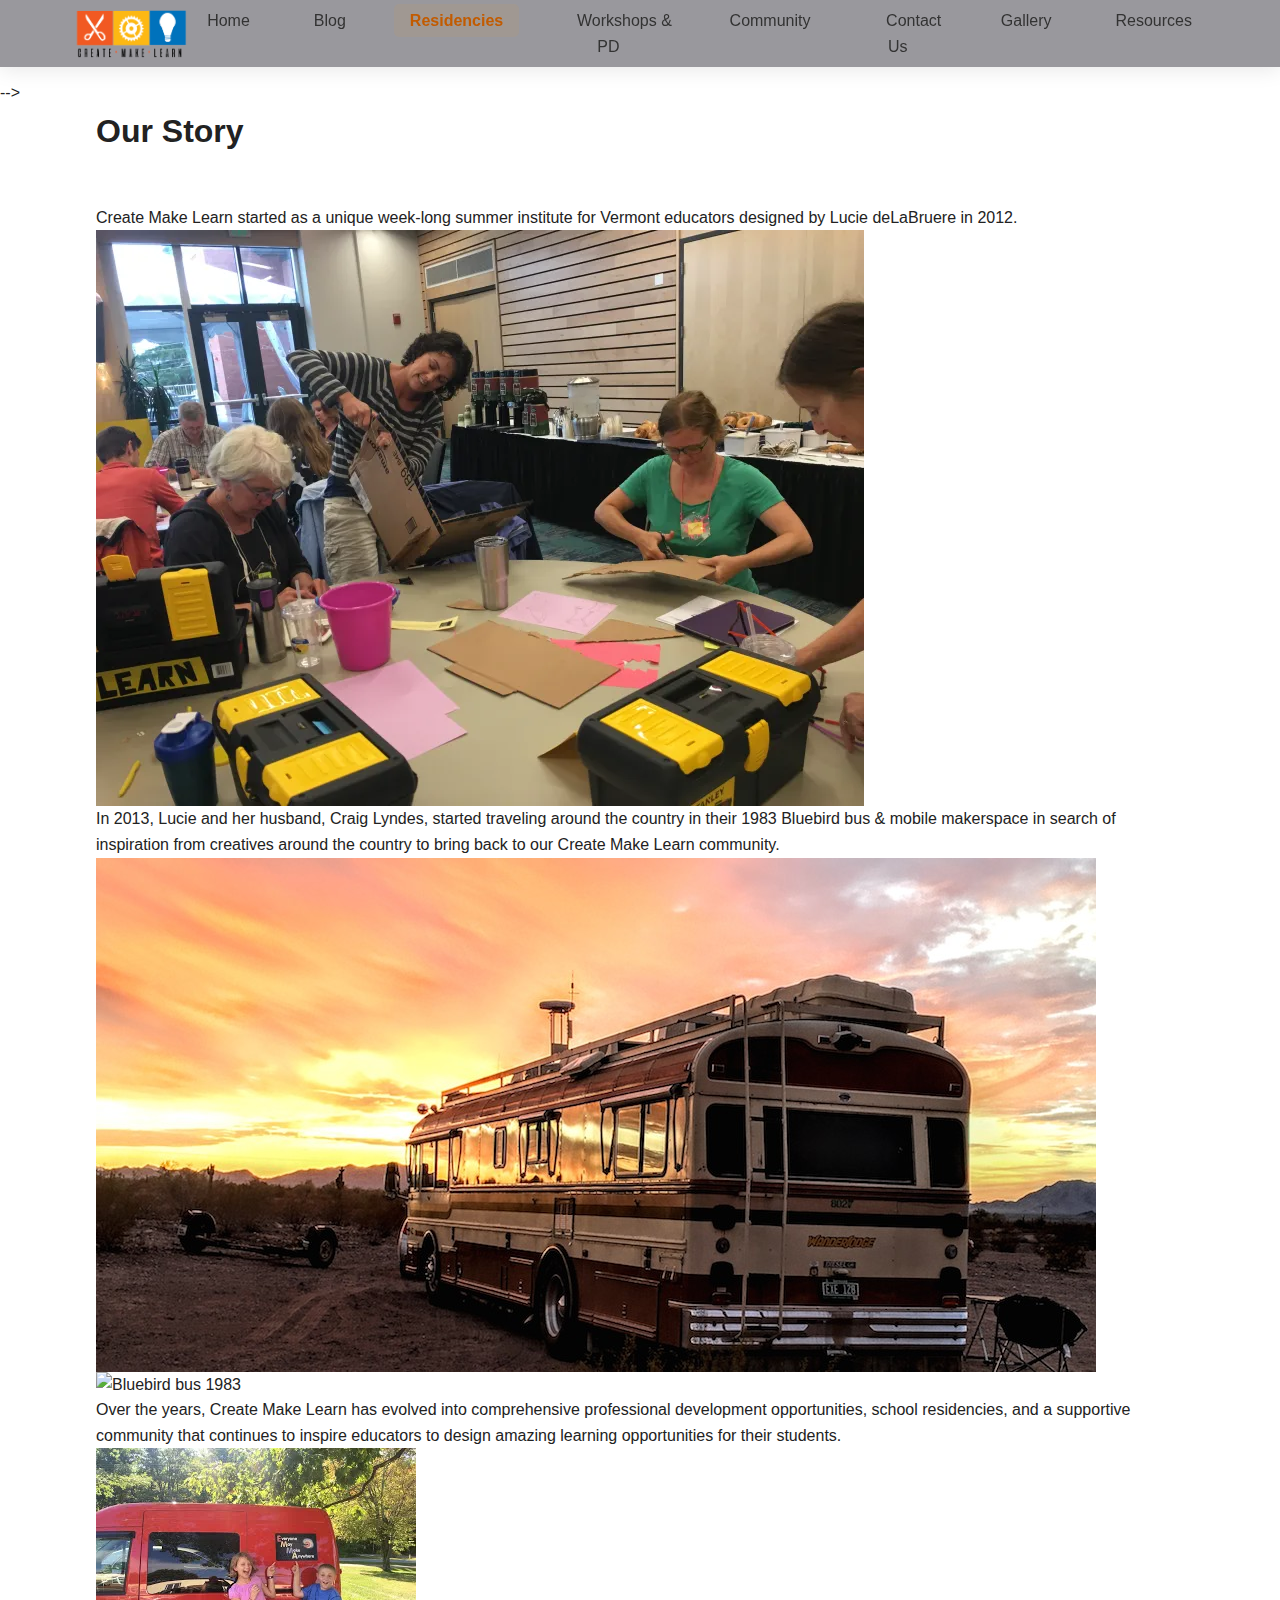
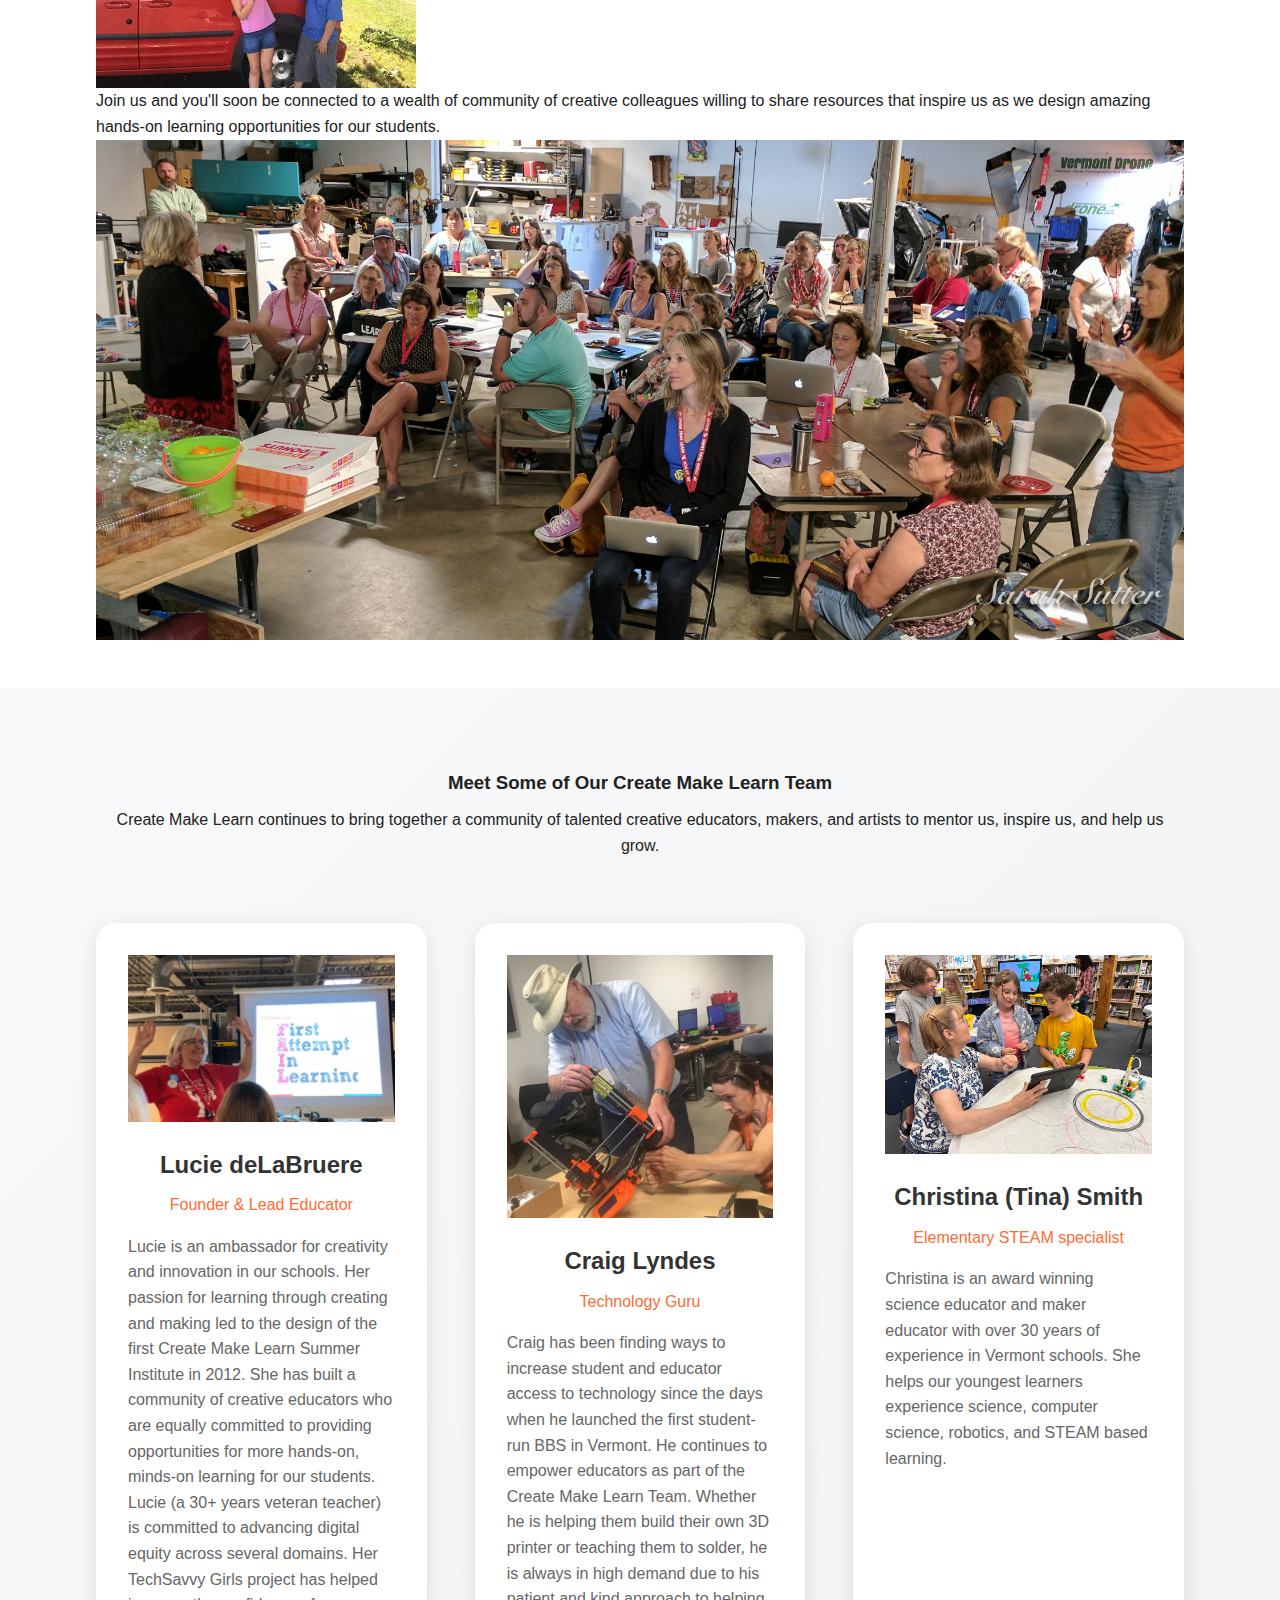
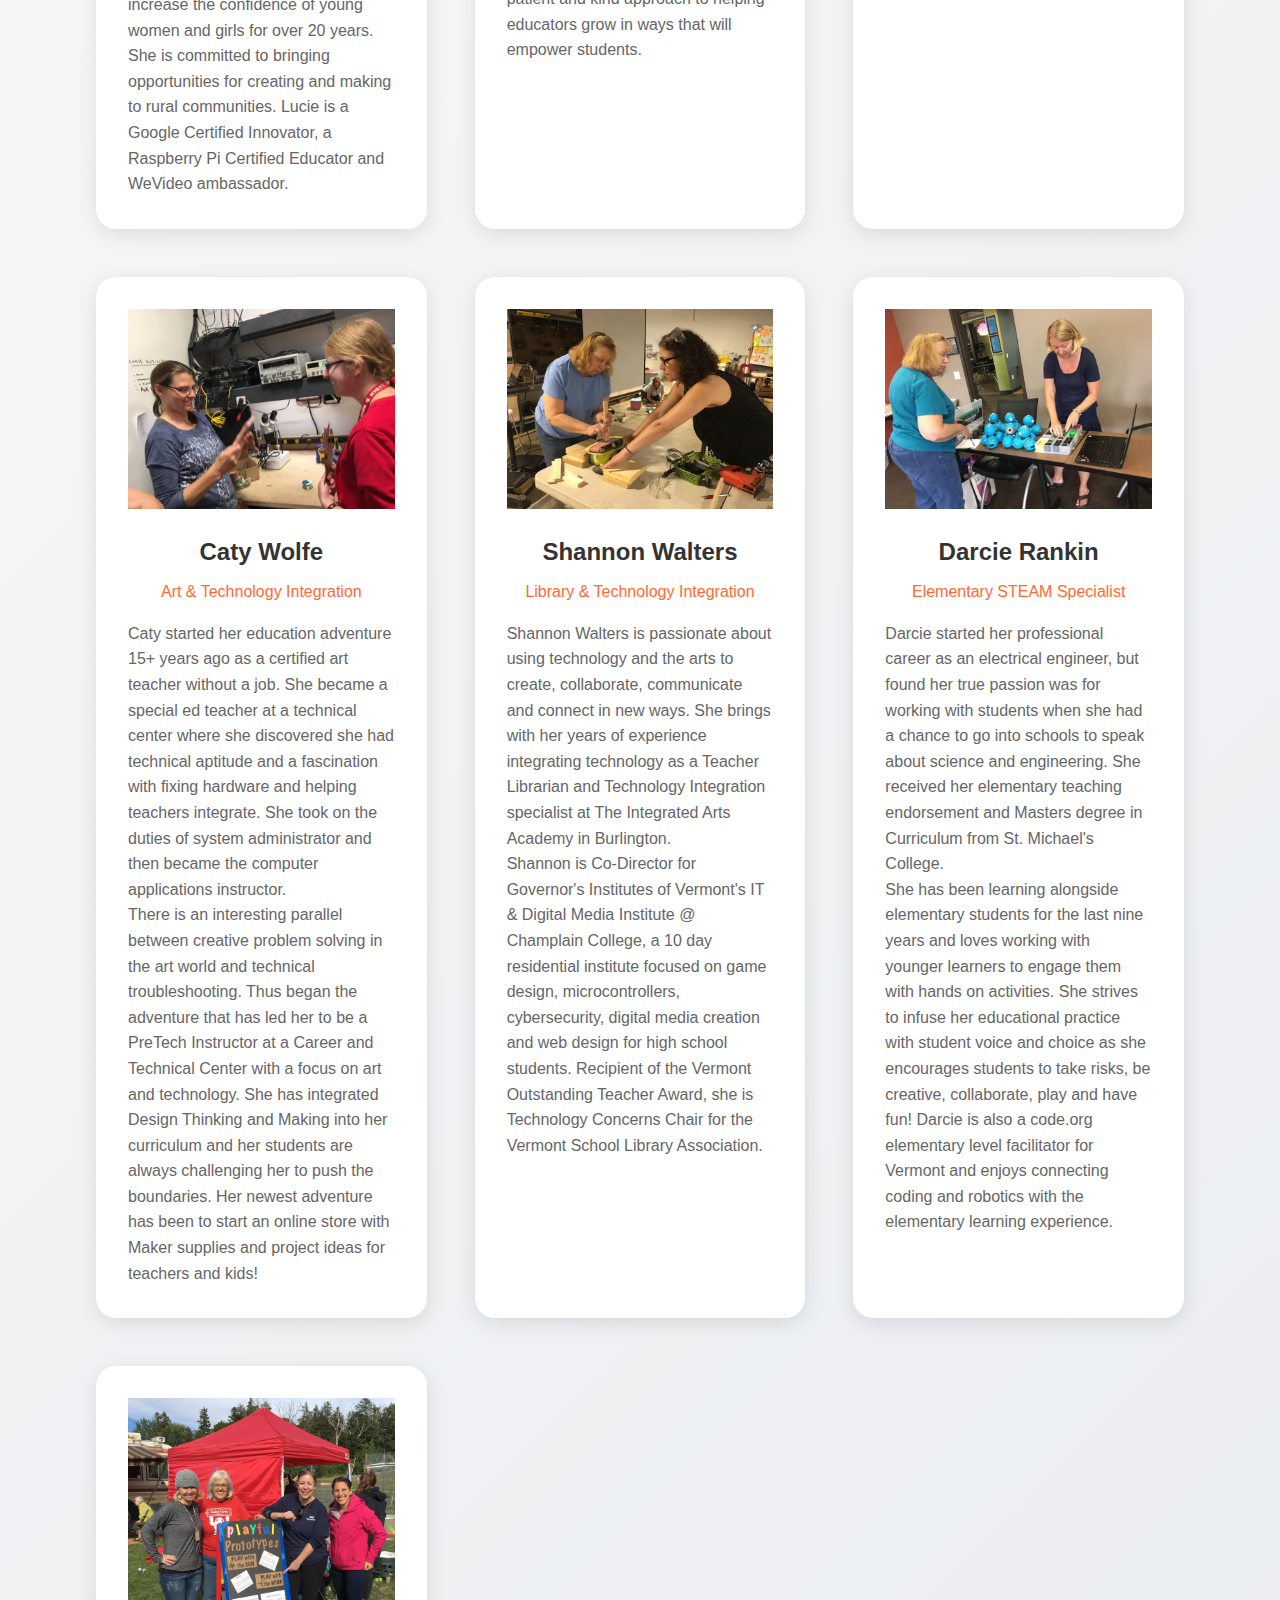
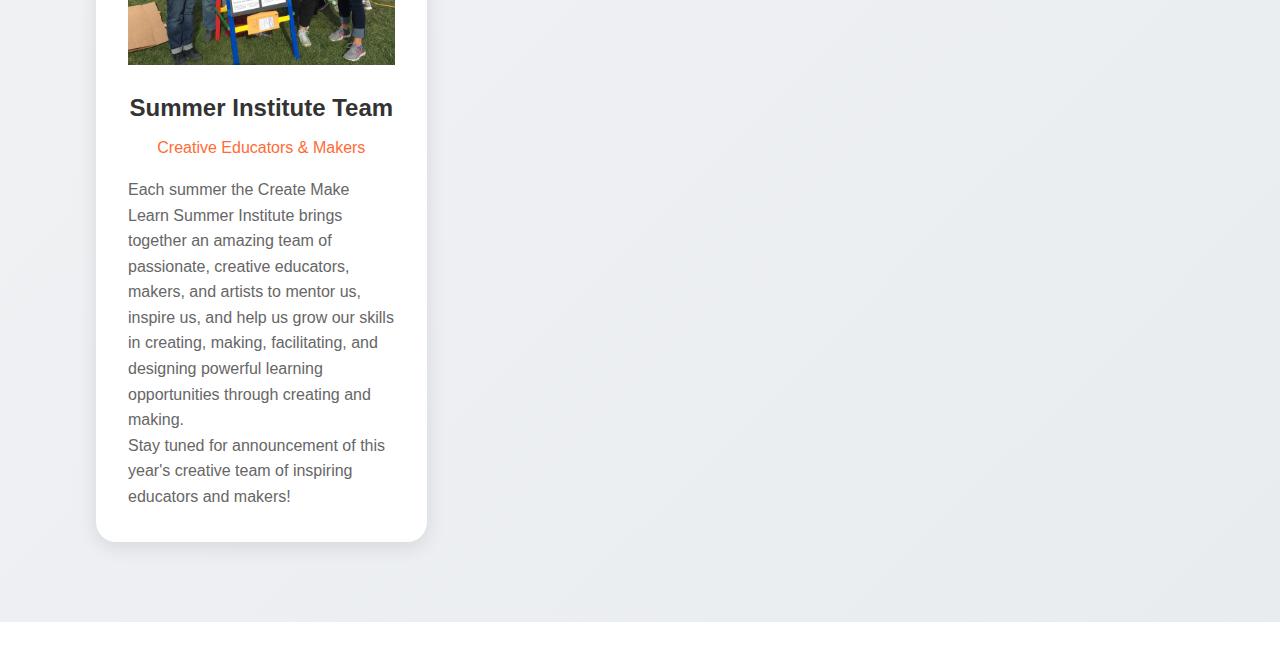
<file: About_Us.html>
<!DOCTYPE html>
<html lang="en">
<head>
    <meta charset="UTF-8">
    <meta name="viewport" content="width=device-width, initial-scale=1.0">
    <title>About Us - Create Make Learn</title>

      <link rel="stylesheet" href="styles.css">

    <style>

        /*These are styles that were specific to the format of this page */
     
        /* Team Section */
        .team-section {
            padding: 5rem 0;
            background: linear-gradient(135deg, #f8f9fa 0%, #e9ecef 100%);
        }

        .team-header {
            text-align: center;
            margin-bottom: 4rem;
        }

        .team-header h2 {
            font-size: 2.5rem;
            color: #333333;
            margin-bottom: 1rem;
        }

        .team-grid {
            display: grid;
            grid-template-columns: repeat(auto-fit, minmax(300px, 1fr));
            gap: 3rem;
        }

        .team-member {
            background: white;
            padding: 2rem;
            border-radius: 20px;
            box-shadow: 0 5px 20px rgba(0, 0, 0, 0.1);
            text-align: center;
            transition: transform 0.3s ease, box-shadow 0.3s ease;
        }

        .team-member img {
            display: block;
            margin: 0 auto 1.5rem auto;
        } /* Center the  team image and add space below it */

        .team-member:hover {
            transform: translateY(-5px);
            box-shadow: 0 15px 40px rgba(0, 0, 0, 0.15);
        }

    

        .team-member h3 {
            font-size: 1.5rem;
            color: #333333;
            margin-bottom: 0.5rem;
        }

        .team-member .title {
            color: #FF6B35;
            font-weight: 500;
            margin-bottom: 1rem;
        }

        .team-member p {
            color: #666;
            line-height: 1.6;
            text-align: left;
        }

        /* Animation Effect that I learned about from AI
         */
        @keyframes fadeInUp {
            from {
                opacity: 0;
                transform: translateY(30px);
            }
            to {
                opacity: 1;
                transform: translateY(0);
            }
        }

        /* Responsive Design */
        @media (max-width: 768px) {

            
            .gradient_hero h1 {
                font-size: 2.2rem;
            }

            .gradient_hero .tagline {
                font-size: 1.1rem;
            }


            .team-grid {
                grid-template-columns: 1fr;
            }
        }
    </style>


</head>
<body>

      <!-- This is the code that FETCHES the Navbar from navbar.html. This makes it easier to update the navbar across multiple pages. -->
     -->

    <div id="navbar"></div>
    <script>
      fetch('navbar.html')
        .then(response => response.text())
        .then(data => { document.getElementById('navbar').innerHTML = data; });
    </script>



   

    <!-- Gradient Hero Section Orange  to Blue Gradient -->
    <section class="gradient_hero">
        <div class="container">
            <h1>Our Story</h1>
            <!--<p class="tagline">Meet the Team</p> -->
        </div>
    </section>
   
   
    <!-- History Section -->
    <section class="history-section">
        <div class="container">
            <div class="history-content">
               <!--<h2>Our Story</h2>-->

               
                <p>Create Make Learn started as a unique week-long summer institute for Vermont educators designed by Lucie deLaBruere in 2012. </p>

                 <img src="summer_Institute.webp" alt="summer institure photo" class="centered-img-medium">

                </p>In 2013, Lucie and her husband, Craig Lyndes, started traveling around the country in their 1983 Bluebird bus & mobile makerspace in search of inspiration from creatives around the country to bring back to our Create Make Learn community.</p>
                 
   <img src="sunset_bus.jpg" alt="Bluebird bus 1983" class="centered-img-medium">
                <img src"sunset_bus2.jpg" alt="Bluebird bus 1983" class="centered-img-medium">


                <p>Over the years, Create Make Learn has evolved into comprehensive professional development opportunities, school residencies, and a supportive community that continues to inspire educators to design amazing learning opportunities for their students.</p>

                 <img src="residencies.webp" alt=" residency with students" class="centered-img-medium">

                <p>Join us and you'll soon be connected to a wealth of community of creative colleagues willing to share resources that inspire us as we design amazing hands-on learning opportunities for our students.</p>

                 <img src="CML17VT.jpg" alt="CML community" class="centered-img-wide">

                 

            </div>
        </div>
    </section>

    <!-- Team Section -->
    <section class="team-section" id="team">
        <div class="container">
            <div class="team-header">
                <h3>Meet Some of Our Create Make Learn Team</h3>
                <p>Create Make Learn continues to bring together a community of talented creative educators, makers, and artists to mentor us, inspire us, and help us grow. </p>

                
            </div>

            <div class="team-grid">
                <div class="team-member">
                  

                     

                    <img src="Lucie-FAIL.webp" alt="Lucie photo" class="circle-img-small">





                    <h3>Lucie deLaBruere</h3>
                    <div class="title">Founder & Lead Educator</div>
                    <p>Lucie is an ambassador for creativity and innovation in our schools. Her passion for learning through creating and making led to the design of the first Create Make Learn Summer Institute in 2012. She has built a community of creative educators who are equally committed to providing opportunities for more hands-on, minds-on learning for our students.</p>
                    <p>Lucie (a 30+ years veteran teacher) is committed to advancing digital equity across several domains. Her TechSavvy Girls project has helped increase the confidence of young women and girls for over 20 years. She is committed to bringing opportunities for creating and making to rural communities. Lucie is a Google Certified Innovator, a Raspberry Pi Certified Educator and WeVideo ambassador.</p>
                </div>

                <div class="team-member">
                    
                    <img src="Craig.webp" alt="Craig photo" class="circle-img-small">

                    <h3>Craig Lyndes</h3>
                    <div class="title">Technology Guru</div>
                    <p>Craig has been finding ways to increase student and educator access to technology since the days when he launched the first student-run BBS in Vermont. He continues to empower educators as part of the Create Make Learn Team. Whether he is helping them build their own 3D printer or teaching them to solder, he is always in high demand due to his patient and kind approach to helping educators grow in ways that will empower students.</p>
                </div>

                                <div class="team-member">
                   

                      <img src="Tina Residency.jpg" alt="Tina photo" class="circle-img-small">
                    <h3>Christina (Tina) Smith</h3>
                    <div class="title">Elementary STEAM specialist</div>
                    <p>Christina is an award winning science educator and maker educator with over 30 years of experience in Vermont schools. She helps our youngest learners experience science, computer science, robotics, and STEAM based learning.</p>

                    
                </div>

                <div class="team-member">
                 
                      <img src="CMLCatie.webp" alt="Caty" class="circle-img-small">
                    <h3>Caty Wolfe</h3>
                    <div class="title">Art & Technology Integration</div>
                    <p>Caty started her education adventure 15+ years ago as a certified art teacher without a job. She became a special ed teacher at a technical center where she discovered she had technical aptitude and a fascination with fixing hardware and helping teachers integrate. She took on the duties of system administrator and then became the computer applications instructor.</p>
                    <p>There is an interesting parallel between creative problem solving in the art world and technical troubleshooting. Thus began the adventure that has led her to be a PreTech Instructor at a Career and Technical Center with a focus on art and technology. She has integrated Design Thinking and Making into her curriculum and her students are always challenging her to push the boundaries. Her newest adventure has been to start an online store with Maker supplies and project ideas for teachers and kids!</p>
                </div>

                <div class="team-member">
                  

                      <img src="CMLShannon.webp" alt="Shannon photo" class="circle-img-small">
                    <h3>Shannon Walters</h3>
                    <div class="title">Library & Technology Integration</div>
                    <p>Shannon Walters is passionate about using technology and the arts to create, collaborate, communicate and connect in new ways. She brings with her years of experience integrating technology as a Teacher Librarian and Technology Integration specialist at The Integrated Arts Academy in Burlington.</p>
                    <p>Shannon is Co-Director for Governor's Institutes of Vermont's IT & Digital Media Institute @ Champlain College, a 10 day residential institute focused on game design, microcontrollers, cybersecurity, digital media creation and web design for high school students. Recipient of the Vermont Outstanding Teacher Award, she is Technology Concerns Chair for the Vermont School Library Association.</p>
                </div>

                <div class="team-member">
                  
                      <img src="CML-Darcie.webp" alt="Darcie" class="circle-img-small">
                    <h3>Darcie Rankin</h3>
                    <div class="title">Elementary STEAM Specialist</div>
                    <p>Darcie started her professional career as an electrical engineer, but found her true passion was for working with students when she had a chance to go into schools to speak about science and engineering. She received her elementary teaching endorsement and Masters degree in Curriculum from St. Michael's College.</p>
                    <p>She has been learning alongside elementary students for the last nine years and loves working with younger learners to engage them with hands on activities. She strives to infuse her educational practice with student voice and choice as she encourages students to take risks, be creative, collaborate, play and have fun! Darcie is also a code.org elementary level facilitator for Vermont and enjoys connecting coding and robotics with the elementary learning experience.</p>
                </div>

                <div class="team-member">
                    
                      <img src="PlayfulPrototype.JPG" alt="some CML team members at makerfaire" class="circle-img-small">
                    <h3>Summer Institute Team</h3>
                    <div class="title">Creative Educators & Makers</div>
                    <p>Each summer the Create Make Learn Summer Institute brings together an amazing team of passionate, creative educators, makers, and artists to mentor us, inspire us, and help us grow our skills in creating, making, facilitating, and designing powerful learning opportunities through creating and making.</p>
                    <p>Stay tuned for announcement of this year's creative team of inspiring educators and makers!</p>

                
                </div>


            </div>
        </div>
    </section>

    
</body>
</html>
</file>
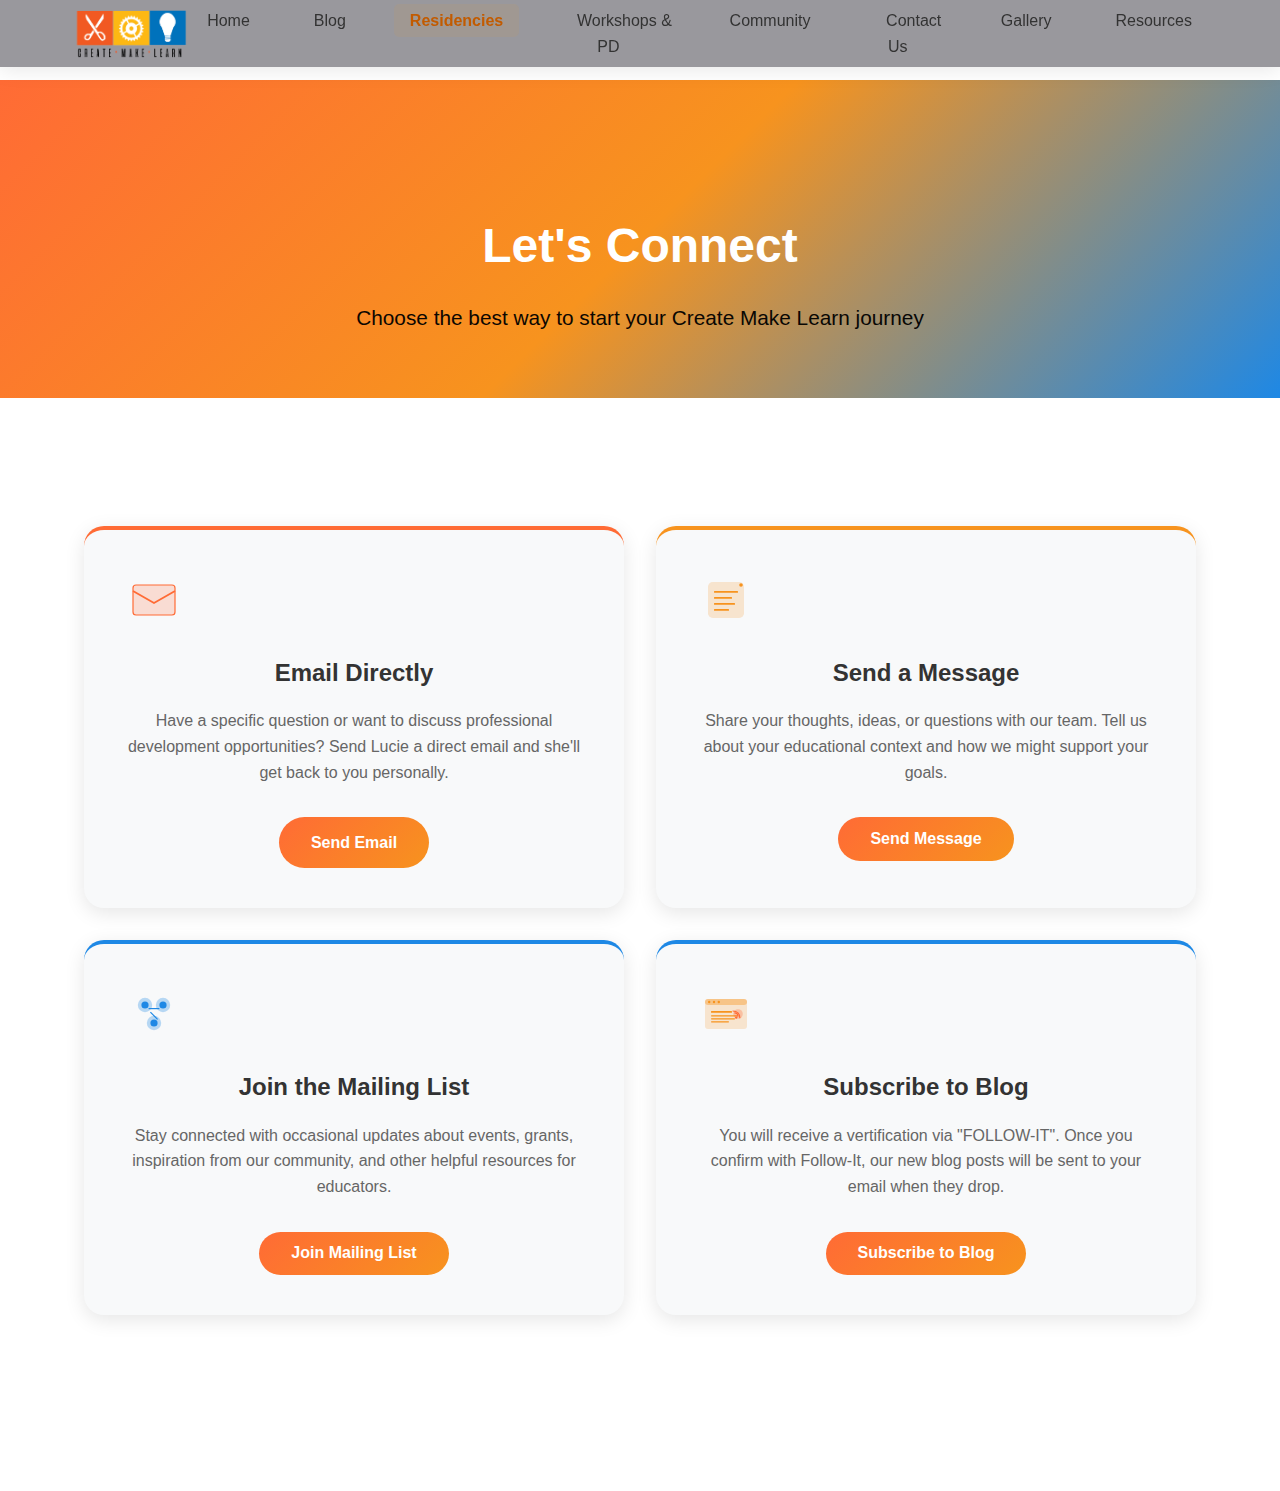
<file: cml_connect.html>
<!DOCTYPE html>
<html lang="en">
<head>

    
    <meta charset="UTF-8">
    <meta name="viewport" content="width=device-width, initial-scale=1.0">
    <title>Let's Connect - Create Make Learn</title>

    <link rel="stylesheet" href="styles.css">

    <style>

   </style>

   
    <style>
        * {
            margin: 0;
            padding: 0;
            box-sizing: border-box;
        }

        body {
            font-family: 'Arial', sans-serif;
            line-height: 1.6;
            color: #333333;
            background: #FFFFFF;
        }

        .container {
            max-width: 1200px;
            margin: 0 auto;
            padding: 0 20px;
        }

       
        /* Hero/Header Section */
        .hero {
            background: linear-gradient(135deg, #FF6B35 0%, #F7931E 50%, #1E88E5 100%);
            color: white;
            padding: 8rem 0 4rem;
            text-align: center;
        }

        .hero h1 {
            font-size: 3rem;
            margin-bottom: 1rem;
            animation: fadeInUp 1s ease;
        }

        .hero .tagline {
            font-size: 1.3rem;
            opacity: 0.95;
            max-width: 600px;
            margin: 0 auto;
            animation: fadeInUp 1s ease 0.3s both;
        }

        /* History Section */
        .history-section {
            padding: 4rem 0;
            background: #f8f9fa;
        }

        .history-content {
            max-width: 800px;
            margin: 0 auto;
            text-align: center;
        }

        .history-section h2 {
            font-size: 2.5rem;
            color: #333333;
            margin-bottom: 2rem;
        }

        .history-section p {
            font-size: 1.2rem;
            line-height: 1.8;
            margin-bottom: 1.5rem;
            color: #666;
        }

        /* Connect Options Section */
        .connect-section {
            padding: 5rem 0;
            background: white;
        }

        .connect-header {
            text-align: center;
            margin-bottom: 4rem;
        }

        .connect-header h2 {
            font-size: 2.5rem;
            color: #333333;
            margin-bottom: 1rem;
        }

        .connect-options {
            display: grid;
            grid-template-columns: repeat(auto-fit, minmax(350px, 1fr));
            gap: 2rem;
            margin-bottom: 3rem;
        }

        .connect-card {
            background: #f8f9fa;
            padding: 2.5rem;
            border-radius: 20px;
            text-align: center;
            box-shadow: 0 5px 20px rgba(0, 0, 0, 0.1);
            transition: transform 0.3s ease, box-shadow 0.3s ease;
            border-top: 4px solid;
        }

        .connect-card:nth-child(1) {
            border-top-color: #FF6B35;
        }

        .connect-card:nth-child(2) {
            border-top-color: #F7931E;
        }

        .connect-card:nth-child(3) {
            border-top-color: #1E88E5;
        }

         .connect-card:nth-child(4) {
            border-top-color: #1E88E5;
        }

        .connect-card:hover {
            transform: translateY(-5px);
            box-shadow: 0 15px 40px rgba(0, 0, 0, 0.15);
        }

        .connect-icon {
            margin-bottom: 1.5rem;
        }

        .connect-card h3 {
            font-size: 1.5rem;
            color: #333333;
            margin-bottom: 1rem;
        }

        .connect-card p {
            color: #666;
            margin-bottom: 2rem;
            line-height: 1.6;
        }

        .connect-btn {
            background: linear-gradient(135deg, #FF6B35 0%, #F7931E 100%);
            color: white;
            padding: 0.8rem 2rem;
            border: none;
            border-radius: 50px;
            font-size: 1rem;
            font-weight: bold;
            cursor: pointer;
            transition: transform 0.3s ease, box-shadow 0.3s ease;
            text-decoration: none;
            display: inline-block;
        }

        .connect-btn:hover {
            transform: translateY(-2px);
            box-shadow: 0 8px 25px rgba(255, 107, 53, 0.3);
        }

        .connect-btn.blue {
            background: linear-gradient(135deg, #1E88E5 0%, #64B5F6 100%);
        }

        .connect-btn.blue:hover {
            box-shadow: 0 8px 25px rgba(30, 136, 229, 0.3);
        }

        /* Contact Form */
        .contact-form {
            background: #f8f9fa;
            padding: 2rem;
            border-radius: 15px;
            margin-top: 2rem;
            display: none;
        }

        .contact-form.active {
            display: block;
            animation: fadeInUp 0.5s ease;
        }

        .form-group {
            margin-bottom: 1.5rem;
        }

        .form-group label {
            display: block;
            margin-bottom: 0.5rem;
            color: #333333;
            font-weight: 500;
        }

        .form-group input,
        .form-group textarea {
            width: 100%;
            padding: 0.8rem;
            border: 2px solid #e9ecef;
            border-radius: 8px;
            font-size: 1rem;
            transition: border-color 0.3s ease;
        }

        .form-group input:focus,
        .form-group textarea:focus {
            outline: none;
            border-color: #FF6B35;
        }

        .form-group textarea {
            height: 120px;
            resize: vertical;
        }


        /* Animations */
        @keyframes fadeInUp {
            from {
                opacity: 0;
                transform: translateY(30px);
            }
            to {
                opacity: 1;
                transform: translateY(0);
            }
        }

        /* Responsive Design */
        @media (max-width: 768px) {
            .nav-links {
                display: none;
            }

            .hero h1 {
                font-size: 2.2rem;
            }

            .hero .tagline {
                font-size: 1.1rem;
            }

            .connect-options {
                grid-template-columns: 1fr;
            }

            .team-grid {
                grid-template-columns: 1fr;
            }
        }
    </style>
</head>
<body>

  <!-- This is the code that FETCHES the Navbar from navbar.html
     -->

    <div id="navbar"></div>
    <script>
      fetch('navbar.html')
        .then(response => response.text())
        .then(data => { document.getElementById('navbar').innerHTML = data; });
    </script>


    

    <!-- Hero Section  -->
    <section class="hero">
        <div class="container">
            <h1>Let's Connect</h1>
            <p class="tagline">Choose the best way to start your Create Make Learn journey</p>
        </div>
    </section>
   

    <!-- Connect Options Section -->
    <section class="connect-section" id="connect">
        <div class="container">
            <!-- 
            <div class="connect-header">
                <h2>Ready to Connect?</h2>
                <p>Choose the best way to start your Create Make Learn journey</p>
            </div>
            -->

            <div class="connect-options">
                <!-- I used AI to come up with options for icons that could be drawn out as an SVG. We learned abit about this in our last two classes, so I knew they existed but would not have been able to design them myself-->
                <div class="connect-card">
                        <div class="connect-icon">
                        <svg width="60" height="60" viewBox="0 0 100 100">
                            <rect x="15" y="25" width="70" height="50" fill="#FF6B35" opacity="0.2" rx="5"/>
                            <path d="M15 35 L50 55 L85 35" stroke="#FF6B35" stroke-width="3" fill="none"/>
                            <rect x="15" y="25" width="70" height="50" fill="none" stroke="#FF6B35" stroke-width="2" rx="5"/>
                        </svg>
                        </div> <!-- Connect Icon Div   -->
                    <h3>Email Directly</h3>
                    <p>Have a specific question or want to discuss professional development opportunities? Send Lucie a direct email and she'll get back to you personally.</p>
                    <a href="mailto:lucie@createmakelearn.org" class="connect-btn">Send Email</a>
                </div><!-- Connect Card Div Email  -->

                <div class="connect-card">
                    <div class="connect-icon">
                        <svg width="60" height="60" viewBox="0 0 100 100">
                            <rect x="20" y="20" width="60" height="60" fill="#F7931E" opacity="0.2" rx="8"/>
                            <rect x="30" y="35" width="40" height="3" fill="#F7931E" rx="1"/>
                            <rect x="30" y="45" width="30" height="3" fill="#F7931E" rx="1"/>
                            <rect x="30" y="55" width="35" height="3" fill="#F7931E" rx="1"/>
                            <rect x="30" y="65" width="25" height="3" fill="#F7931E" rx="1"/>
                            <circle cx="75" cy="25" r="3" fill="#F7931E"/>
                        </svg>
                    </div>
                    <h3>Send a Message</h3>
                    <p>Share your thoughts, ideas, or questions with our team. Tell us about your educational context and how we might support your goals.</p>
                    <button class="connect-btn" onclick="toggleForm()">Send Message</button>


                </div> <!-- Send a Message  Connect Card Div End   -->

                <div class="connect-card">
                        <div class="connect-icon">
                        <svg width="60" height="60" viewBox="0 0 100 100">
                            <circle cx="35" cy="35" r="12" fill="#1E88E5" opacity="0.3"/>
                            <circle cx="65" cy="35" r="12" fill="#1E88E5" opacity="0.3"/>
                            <circle cx="50" cy="65" r="12" fill="#1E88E5" opacity="0.3"/>
                            <circle cx="35" cy="35" r="6" fill="#1E88E5"/>
                            <circle cx="65" cy="35" r="6" fill="#1E88E5"/>
                            <circle cx="50" cy="65" r="6" fill="#1E88E5"/>
                            <path d="M41 41 L59 41" stroke="#1E88E5" stroke-width="2"/>
                            <path d="M44 47 L56 59" stroke="#1E88E5" stroke-width="2"/>
                        </svg>
                        </div>
                    <h3>Join the Mailing List</h3>
                    <p>Stay connected with occasional updates about events, grants, inspiration from our community, and other helpful resources for educators.</p>
                  
                     <button class="connect-btn" onclick="window.location.href='mailing_list.html'">Join Mailing List</button>
                </div> <!-- Connect Card Mailing List End Div  -->
            

                <div class="connect-card">
                   


                    <div class="connect-icon">
                        <svg width="60" height="60" viewBox="0 0 100 100">
                            <!-- Browser window frame -->
                            <rect x="15" y="25" width="70" height="50" fill="#F7931E" opacity="0.2" rx="5"></rect>
                            <rect x="15" y="25" width="70" height="10" fill="#F7931E" opacity="0.4" rx="5"></rect>
                            <!-- Browser dots -->
                            <circle cx="22" cy="30" r="2" fill="#F7931E"></circle>
                            <circle cx="30" cy="30" r="2" fill="#F7931E"></circle>
                            <circle cx="38" cy="30" r="2" fill="#F7931E"></circle>
                            <!-- Blog content lines -->
                            <rect x="25" y="45" width="35" height="3" fill="#F7931E" rx="1"></rect>
                            <rect x="25" y="52" width="45" height="2" fill="#F7931E" rx="1"></rect>
                            <rect x="25" y="57" width="40" height="2" fill="#F7931E" rx="1"></rect>
                            <rect x="25" y="62" width="30" height="2" fill="#F7931E" rx="1"></rect>
                            <!-- RSS/Blog icon -->
                            <circle cx="70" cy="50" r="8" fill="#FF6B35" opacity="0.3"></circle>
                            <circle cx="67" cy="56" r="2" fill="#FF6B35"></circle>
                            <path d="M64 48 Q70 48 70 54" stroke="#FF6B35" stroke-width="2" fill="none"></path>
                            <path d="M61 45 Q73 45 73 57" stroke="#FF6B35" stroke-width="2" fill="none"></path>
                        </svg>
                        </div> <!-- End Connect Icon Div   -->
                    <h3>Subscribe to Blog</h3>
                    <p>You will receive a vertification via "FOLLOW-IT". Once you confirm with Follow-It, our new blog posts will be sent to your email when they drop. </p>
                    
                     
                       <button class="connect-btn" onclick="window.location.href='follow.html'">Subscribe to Blog</button>
                     

                 </div> <!-- End Connect Card Blog Subsribe Div   -->
          <!--  duplicateEnds container end of section
            </div> 
            </section>
          -->
    

<!--This is the next stuff-->



<!--This is  end of the next stuff-->



                


           




            <!-- Contact Form  for Send  Message (Hidden by default) -->
            <div class="contact-form" id="contactForm">
                <h3 style="color: #333333; margin-bottom: 1.5rem; text-align: center;">Send Us a Message</h3>
                <form>
                    <div class="form-group">
                        <label for="name">Name *</label>
                        <input type="text" id="name" name="name" required>
                    </div>
                    <div class="form-group">
                        <label for="email">Email *</label>
                        <input type="email" id="email" name="email" required>
                    </div>
                    <div class="form-group">
                        <label for="organization">School/Organization</label>
                        <input type="text" id="organization" name="organization">
                    </div>
                    <div class="form-group">
                        <label for="subject">Subject</label>
                        <input type="text" id="subject" name="subject">
                    </div>
                    <div class="form-group">
                        <label for="message">Message *</label>
                        <textarea id="message" name="message" placeholder="Tell us about your educational context, goals, or questions..." required></textarea>
                    </div>
                    <div style="text-align: center;">
                        <button type="submit" class="connect-btn">Send a Message Demo only</button>


                        <button type="button" class="connect-btn" onclick="toggleForm()" style="background: #6c757d; margin-left: 1rem;">Cancel</button>
                    </div>


                </form>
            </div>

        </div> <!-- End Div before Hero Section  -->
    </section> <!--  End Hero Section  -->

    <script>
        function toggleForm() {
            const form = document.getElementById('contactForm');
            form.classList.toggle('active');
            
            if (form.classList.contains('active')) {
                form.scrollIntoView({ behavior: 'smooth', block: 'center' });
            }
        }


       


        // Handle form submission
        document.querySelector('form').addEventListener('submit', function(e) {
            e.preventDefault();
            alert('Thank you for your message! We\'ll get back to you soon. (This is a demo - it does not implement actual form submission)');
            toggleForm();
        });



        // Smooth scrolling for navigation links
        document.querySelectorAll('a[href^="#"]').forEach(anchor => {
            anchor.addEventListener('click', function (e) {
                e.preventDefault();
                const target = document.querySelector(this.getAttribute('href'));
                if (target) {
                    target.scrollIntoView({
                        behavior: 'smooth',
                        block: 'start'
                    });
                }
            });
        });

        

       

       

    </script>

   
           


    

</body>
</html>
</file>
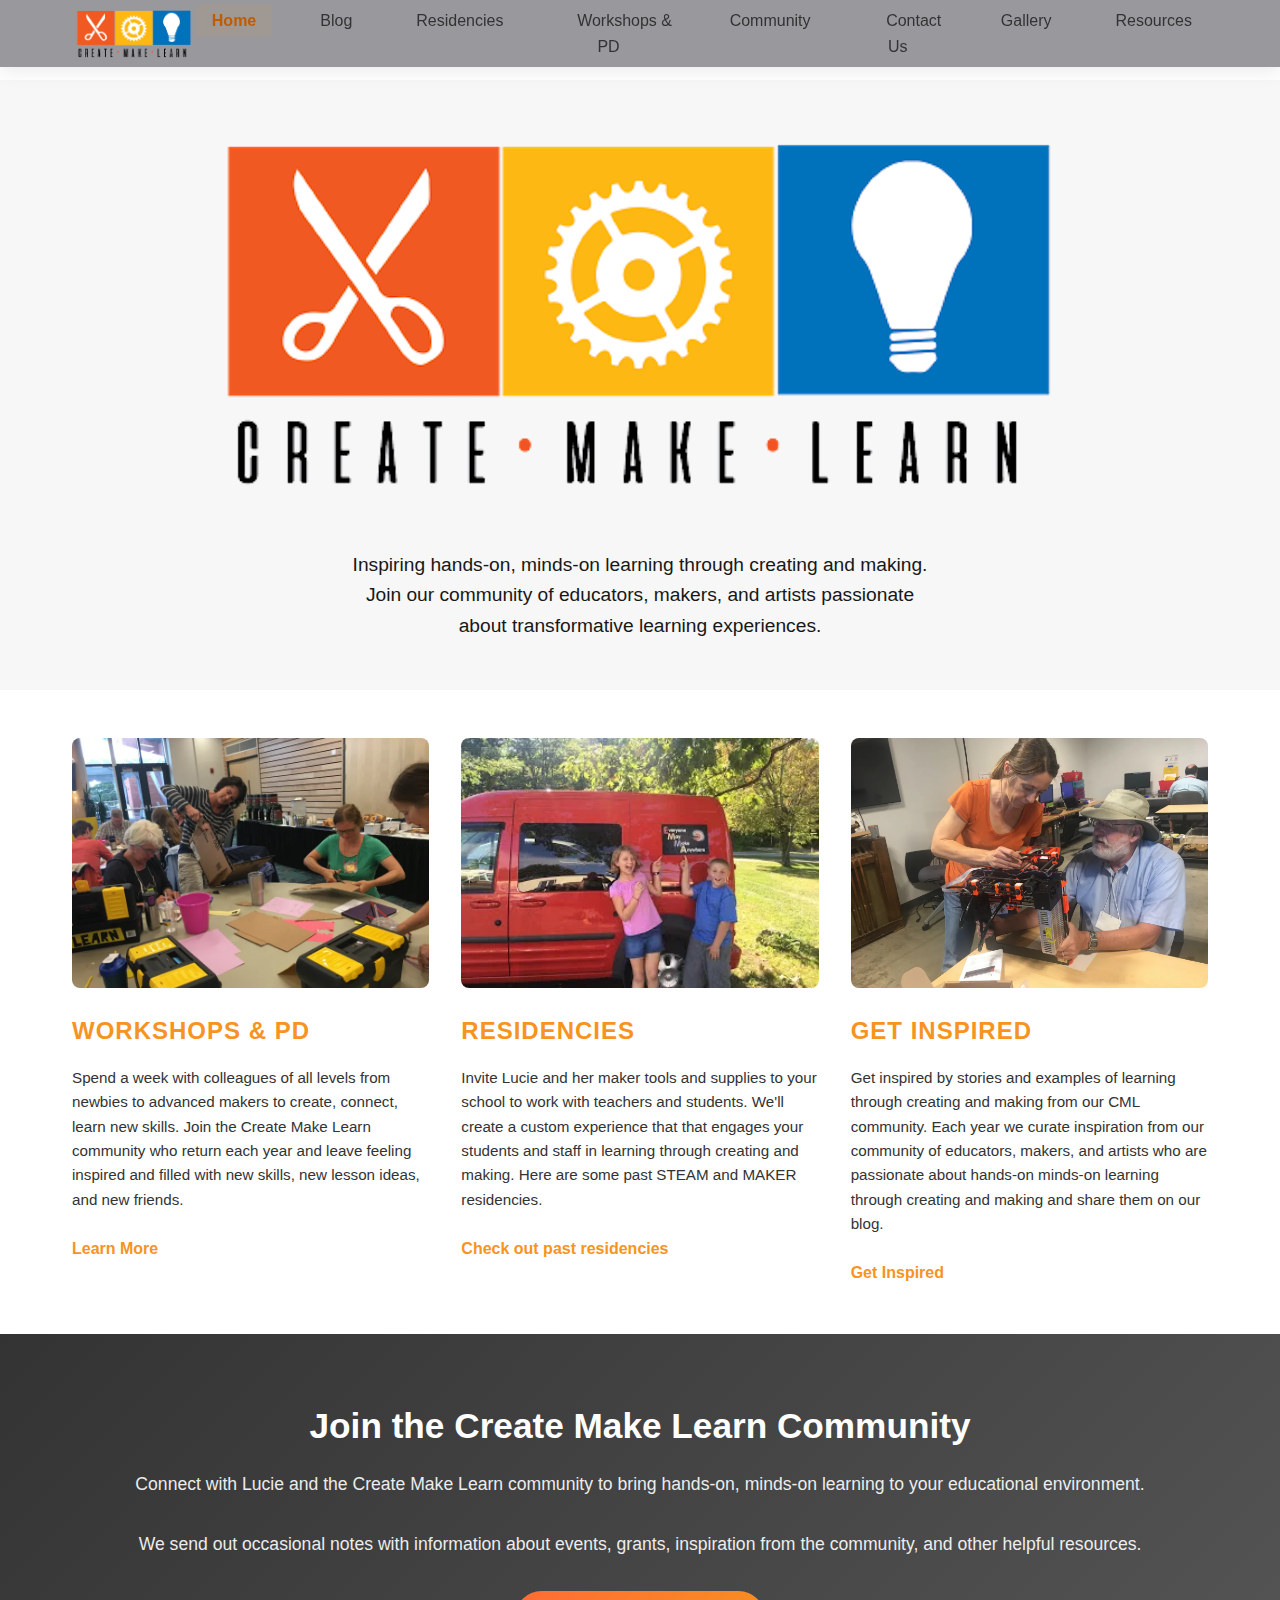
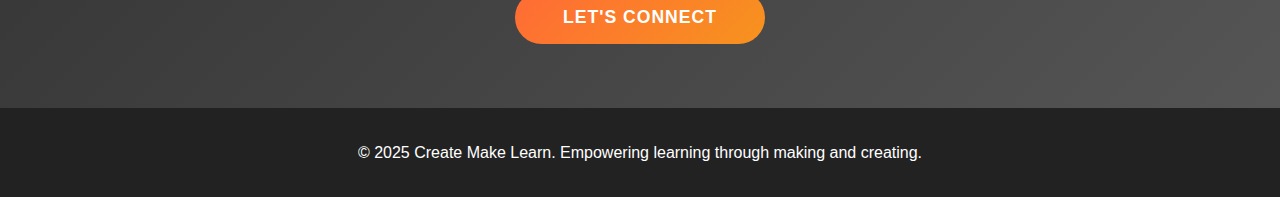
<file: cml_homepage (2) copy.html>
<!DOCTYPE html>
<html lang="en">
<head>
    <meta charset="UTF-8">
    <meta name="viewport" content="width=device-width, initial-scale=1.0">
    <title>Create Make Learn - Hands-On Learning Through Making</title>
    <style>
        * {
            margin: 0;
            padding: 0;
            box-sizing: border-box;
        }

        body {
            font-family: 'Arial', sans-serif;
            line-height: 1.6;
            color: #333;
            /* overflow-x: hidden; /* Prevent horizontal scroll */
            padding-top: 80px; /* Make room for  navbar */
        }

        /* Navigation */
        .navbar {
            position: fixed;
            top: 0;
            left: 0;
            right: 0;
            background: rgba(134, 132, 138, 0.839);
            box-shadow: 0 2px 20px rgba(0,0,0,0.1);
            z-index: 1000; /* Ensure navbar is above other content */
            padding: 0.5rem 0;
        }

        .nav-container {
            max-width: 1200px;
            margin: 0 auto;
            padding: 0 2rem;
            display: flex;
            justify-content: space-between;
            align-items: center;
        }

        .nav-logo {
            display: flex;
            align-items: center;
            gap: 0.5rem;
        }

        .nav-logo-img {
            height: 50px;
            width: auto;
        }

        .nav-menu {
            display: flex;
            list-style: none;
            gap: 2rem;
            margin: 0;
            padding: 0;
            justify-content: center;
            text-align: center;
        }

        .nav-link {
            color: #333;
            text-decoration: none;
            font-weight: 500;
            padding: 0.5rem 1rem;
            border-radius: 5px;
            transition: all 0.3s ease;
            position: relative;
        }

        .nav-link:hover {
            color: #c25b00; /* Darker orange */
            background: rgba(247, 147, 30, 0.08); /* Subtle background */
            text-shadow: none; /* Remove any glow effect */
        }

        .nav-link.active {
            color: #c25b00; /* Darker orange */
            font-weight: bold;
            background: rgba(247, 147, 30, 0.08); /* Optional: subtle background for active */
            text-shadow: none; /* Remove any glow effect */
        }

        .nav-toggle {
            display: none;
            background: none;
            border: none;
            font-size: 1.5rem;
            cursor: pointer;
            color: #333;
        }

        /* Mobile Navigation */
        @media (max-width: 768px) {
            .nav-toggle {
                display: block;
            }

            .nav-menu {
                position: absolute;
                top: 100%;
                left: 0;
                right: 0;
                background: white;
                flex-direction: column;
                gap: 0;
                box-shadow: 0 2px 10px rgba(0,0,0,0.1);
                transform: translateY(-100%);
                opacity: 0;
                visibility: hidden;
                transition: all 0.3s ease;
                padding: 1rem 0;
                justify-content: center;
                text-align: center;
            }

            .nav-menu.active {
                transform: translateY(0);
                opacity: 1;
                visibility: visible;
            }

            .nav-link {
                padding: 1rem 2rem;
                border-radius: 0;
                width: 100%;
                display: block;
                text-align: center;
            }
        }

        /* Header */
        header {
            background: #f7f7f7;
            color: white;
            padding: 1.5rem 0; /* Reduced from 2rem */
            position: relative;
            overflow: hidden;
        }

        .header-bg {
            position: absolute;
            top: 0;
            left: 0;
            right: 0;
            bottom: 0;
            /* background: url('data:image/svg+xml;utf8,<svg xmlns="http://www.w3.org/2000/svg" viewBox="0 0 100 100"><circle cx="20" cy="20" r="2" fill="rgba(255,255,255,0.1)"/><rect x="60" y="10" width="3" height="3" fill="rgba(255,255,255,0.1)"/><polygon points="80,30 85,35 80,40 75,35" fill="rgba(255,255,255,0.1)"/></svg>') repeat;  )
            /* animation: float 20s infinite linear; /* Floating background animation */

           
        }
        /*

        @keyframes float {
            0% { transform: translateX(0) translateY(0); }
            100% { transform: translateX(-100px) translateY(-100px); }
        }
            */


        .container {
            max-width: 1200px;
            margin: 0 auto;
            padding: 0 2rem;
            position: relative;
            z-index: 2;
        }

        .logo-section {
            text-align: center;
            margin-bottom: 1.5rem; /* Reduced from 3rem */
        }

        .logo {
            display: flex;
            justify-content: center;
            align-items: center;
            gap: 1rem;
            margin-bottom: 1rem;
        }

        .logo-icon {
            width: 60px;
            height: 60px;
            background: white;
            border-radius: 8px;
            display: flex;
            align-items: center;
            justify-content: center;
            box-shadow: 0 4px 20px rgba(0,0,0,0.1);
           /* transition: transform 0.3s ease; */
        }

        .logo-icon:hover {
            transform: translateY(-5px);
        }

        .logo-icon.scissors {
            background: #ff6b35;
        }

        .logo-icon.gear {
            background: #f7931e;
        }

        .logo-icon.bulb {
            background: #1e88e5;
        }

        .logo-icon svg {
            width: 30px;
            height: 30px;
            fill: white;
        }

        .logo-text {
            font-size: 3rem;
            font-weight: bold;
            letter-spacing: 3px;
            text-shadow: 2px 2px 4px rgba(0,0,0,0.3);
        }

        .tagline {
            font-size: 1.2rem;
            opacity: 0.9;
            max-width: 600px;
            margin: 0 auto;
            color: #000;
        }

        /* Services Section */
        .services {
            padding: 3rem 0; /* Reduced from 5rem */
            background: white;
        }

        .services-container {
            display: flex;
            gap: 2rem;
            max-width: 1200px;
            margin: 0 auto;
            padding: 0 2rem;
        }

        .service-column {
            flex: 1;
            display: flex;
            flex-direction: column;
        }

        .service-image {
            width: 100%;
            height: 250px;
            object-fit: cover; /* Ensure images cover the container area */
            border-radius: 8px;
            margin-bottom: 1.5rem;
        }

        .service-title {
            font-size: 1.5rem;
            font-weight: bold;
            margin-bottom: 1rem;
            text-transform: uppercase;
            letter-spacing: 1px;
        }

        /* set the formatting for each service columns */
        /* Set the  color for each service title */

        .service-column:nth-child(1) .service-title {
            color: #f7931e; 
        }

        .service-column:nth-child(2) .service-title {
            color: #f7931e;
        }

        .service-column:nth-child(3) .service-title {
            color: #f7931e;
        }

        .service-description {
            color: #333;
            line-height: 1.6;
            margin-bottom: 1.5rem;
            font-size: 0.95rem;
        }

        .service-link {
            color: #f7931e;
            text-decoration: none;
            font-weight: bold;
            transition: color 0.3s ease;
        }

        .service-link:hover {
            color: #ff6b35;
        }

        /* CTA Section */
        .cta {
            background: linear-gradient(135deg, #333, #555);
            color: white;
            text-align: center;
            padding: 4rem 0;
        }

        .cta h2 {
            font-size: 2.2rem;
            margin-bottom: 1rem;
        }

        .cta p {
            font-size: 1.1rem;
            margin-bottom: 2rem;
            opacity: 0.9;
        }

        .cta-btn {
            background: linear-gradient(135deg, #ff6b35, #f7931e);
            color: white;
            padding: 1rem 3rem;
            border: none;
            border-radius: 30px;
            font-size: 1.1rem;
            font-weight: bold;
            cursor: pointer;
            transition: all 0.3s ease;
            text-transform: uppercase;
            letter-spacing: 1px;
        }

        .cta-btn:hover {
            transform: translateY(-3px);
            box-shadow: 0 15px 35px rgba(255,107,53,0.4);
        }

        /* Footer */
        footer {
            background: #222;
            color: white;
            text-align: center;
            padding: 2rem 0;
        }

        /* Responsive */
        @media (max-width: 768px) {
            .logo-text {
                font-size: 2rem;
            }

            .services-container {
                flex-direction: column;
                gap: 3rem;
            }

            .container {
                padding: 0 1rem;
            }
        }

        /* Animations 
        @keyframes fadeInUp {
            from {
                opacity: 0;
                transform: translateY(30px);
            }
            to {
                opacity: 1;
                transform: translateY(0);
            }
        }

        .service-card {
            animation: fadeInUp 0.6s ease forwards;
        }

        .service-card:nth-child(2) {
            animation-delay: 0.2s;
        }

        .service-card:nth-child(3) {
            animation-delay: 0.4s;
        }

        */
    </style>

</head>
<body>
    <nav class="navbar">
        <div class="nav-container">
            <div class="nav-logo">

                <img src="cropped-CML_logo-small.webp"
                alt="Create Make Learn" class="nav-logo-img">

            </div>

            <ul class="nav-menu" id="navMenu">
                <li><a href="#home" class="nav-link active">Home</a></li>
                <li><a href="https://createmakelearn.blogspot.com/" class="nav-link">Blog</a></li>


                <li><a href="#residencies" class="nav-link">Residencies</a></li>
                <li><a href="#workshops" class="nav-link">Workshops & PD</a></li>
                <li><a href="#community" class="nav-link">Community</a></li>
                <li><a href="#contact" class="nav-link">Contact Us</a></li>
                <li><a href="#gallery" class="nav-link">Gallery</a></li>
                <li><a href="#resources" class="nav-link">Resources</a></li>
            </ul>
            <button class="nav-toggle" id="navToggle">☰</button>
        </div>
    </nav>
    <header>
        <div class="header-bg"></div>
        <div class="container">

            <div class="logo-section">
                <img src="CML Logo large.png" alt="Create Make Learn Logo" class="main-logo-img">
                <div class="logo">
                    <!-- (You can remove or keep the SVG icons here if you wish) -->
                </div>
                <!--<h1 class="logo-text">CREATE • MAKE • LEARN</h1> -->

                <p class="tagline">Inspiring hands-on, minds-on learning through creating and making. Join our community of educators, makers, and artists passionate about transformative learning experiences.</p>
            </div>
        </div>
    </header>

    <section class="services">
        <div class="services-container">
            <div class="service-column">
                <img src="summer_Institute.webp" alt="Summer Institute Workshop" class="service-image">
                <h3 class="service-title">Workshops & PD</h3>
                <p class="service-description">Spend a week with colleagues of all levels from newbies to advanced makers to create, connect, learn new skills. Join the Create Make Learn community who return each year and leave feeling inspired and filled with new skills, new lesson ideas, and new friends.</p>
                <a href="#" class="service-link">Learn More</a>
            </div>

            <div class="service-column">
                <img src="residencies.webp" alt="Mobile Maker Lab" class="service-image">
                <h3 class="service-title">Residencies</h3>
                <p class="service-description">Invite Lucie and her maker tools and supplies to your school to work with teachers and students. We'll create a custom experience that that engages your students and staff in learning through creating and making. Here are some past STEAM and MAKER residencies.</p>
                <a href="#" class="service-link">Check out past residencies</a>
            </div>

            <div class="service-column">
                <img src="GetInspired.webp" alt="Collaborative Making" class="service-image">
                <h3 class="service-title">Get Inspired</h3>
                <p class="service-description">Get inspired by stories and examples of learning through creating and making from our CML community. Each year we curate inspiration from our community of educators, makers, and artists who are passionate about hands-on minds-on learning through creating and making and share them on our blog.</p>
                <a href="#" class="service-link">Get Inspired</a>
            </div>
        </div>
    </section>

    <section class="cta">
        <div class="container">
            <h2>Join the Create Make Learn Community</h2>
            <p>Connect with Lucie and the Create Make Learn community to bring hands-on, minds-on learning to your educational environment.</p>
            <p> We send out occasional notes with information about events, grants, inspiration from the community, and other helpful resources.</p>
            <button class="cta-btn">Let's Connect </button>
        </div>
    </section>

    <footer>
        <div class="container">
            <p>&copy; 2025 Create Make Learn. Empowering learning through making and creating.</p>
        </div>
    </footer>

    <script>
        // Mobile navigation toggle
        const navToggle = document.getElementById('navToggle');
        const navMenu = document.getElementById('navMenu');

        navToggle.addEventListener('click', function() {
            navMenu.classList.toggle('active');
        });

        // Active navigation link handling
        document.querySelectorAll('.nav-link').forEach(link => {
            link.addEventListener('click', function(e) {
                e.preventDefault();
                
                // Remove active class from all links
                document.querySelectorAll('.nav-link').forEach(l => l.classList.remove('active'));
                
                // Add active class to clicked link
                this.classList.add('active');
                
                // Close mobile menu if open
                navMenu.classList.remove('active');
                
                // Add click animation
                this.style.transform = 'scale(0.95)';
                setTimeout(() => {
                    this.style.transform = '';
                }, 150);
            });
        });

        // Service links
        document.querySelectorAll('.service-link').forEach(link => {
            link.addEventListener('click', function(e) {
                e.preventDefault();
                // Add click animation
                this.style.transform = 'scale(0.95)';
                setTimeout(() => {
                    this.style.transform = '';
                }, 150);
            });
        });

        // CTA button
        document.querySelector('.cta-btn').addEventListener('click', function() {
            this.style.transform = 'scale(0.95)';
            setTimeout(() => {
                this.style.transform = '';
            }, 150);
        });

        // Add intersection observer for animations
        const observer = new IntersectionObserver((entries) => {
            entries.forEach(entry => {
                if (entry.isIntersecting) {
                    entry.target.style.opacity = '1';
                    entry.target.style.transform = 'translateY(0)';
                }
            });
        }, {
            threshold: 0.1
        });

        document.querySelectorAll('.service-column').forEach(column => {
            column.style.opacity = '0';
            column.style.transform = 'translateY(30px)';
            column.style.transition = 'all 0.6s ease';
            observer.observe(column);
        });
    </script>
</body>
</html>
</file>
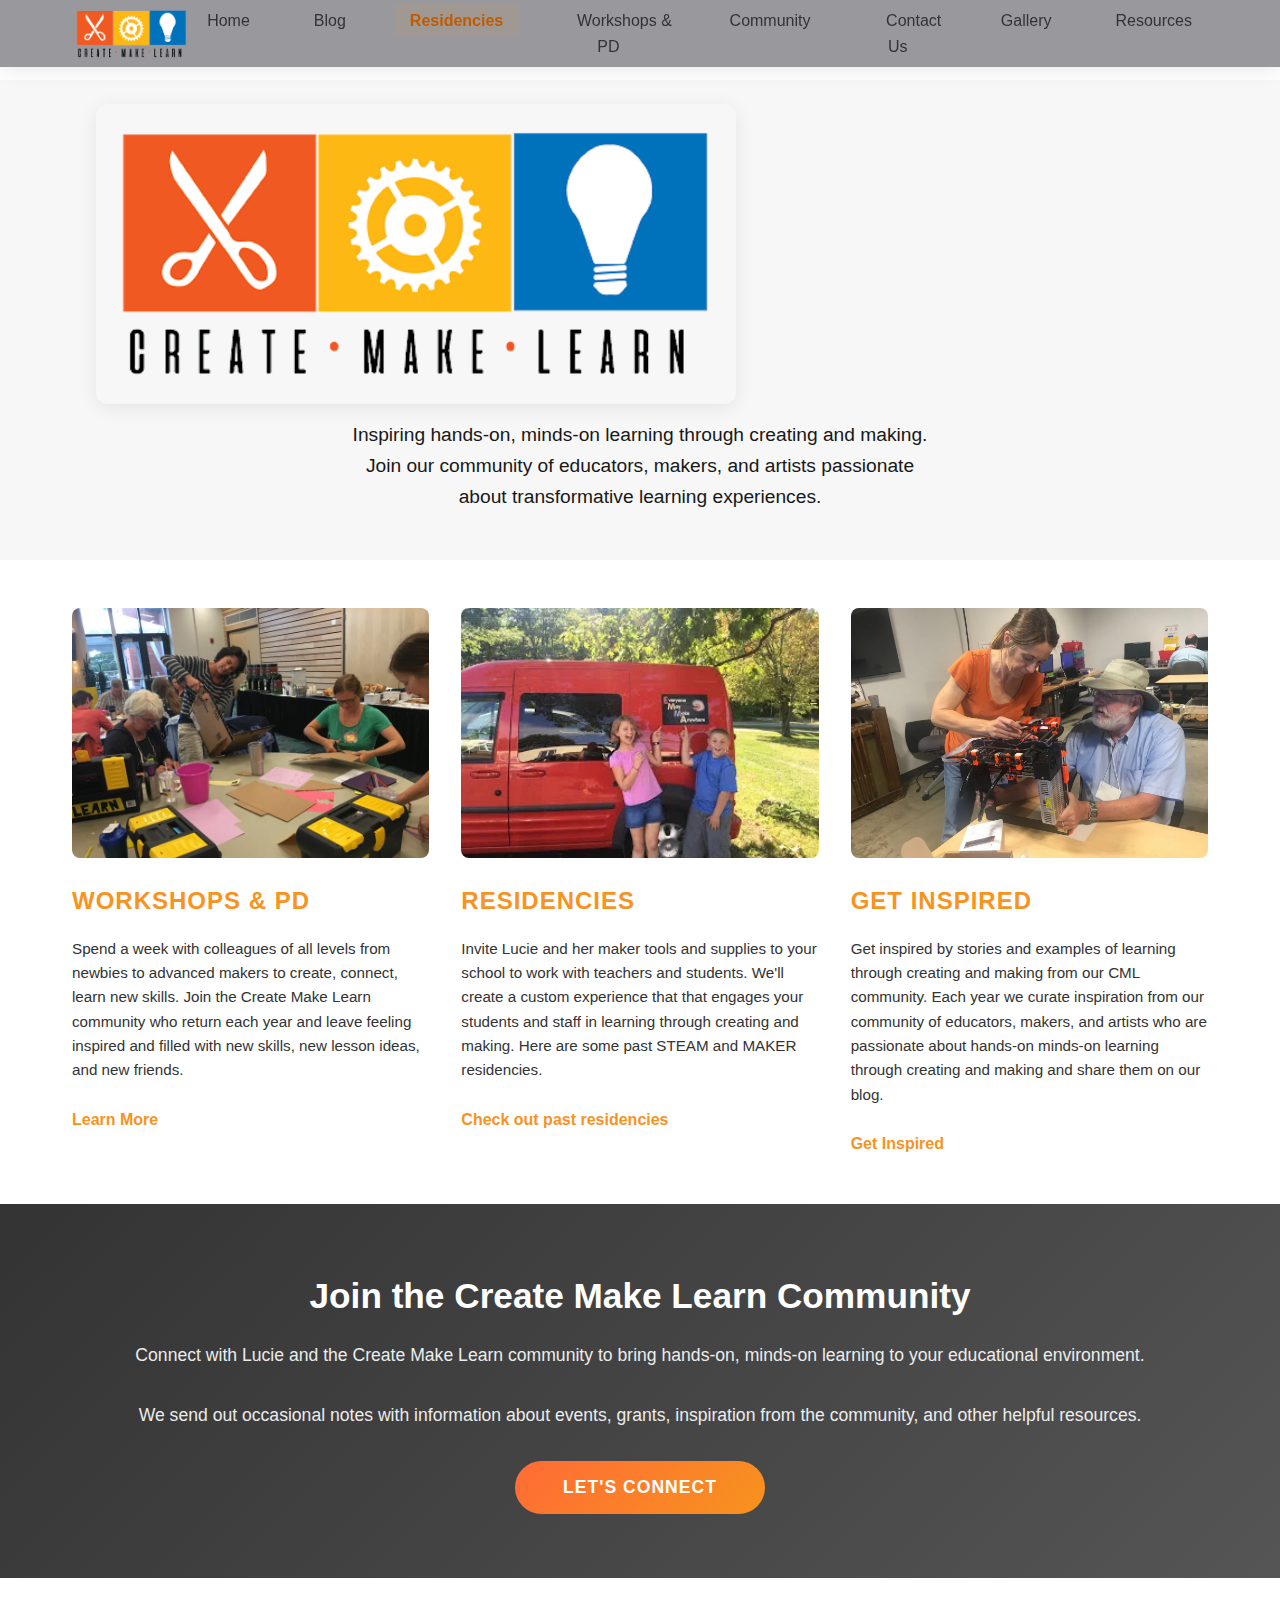
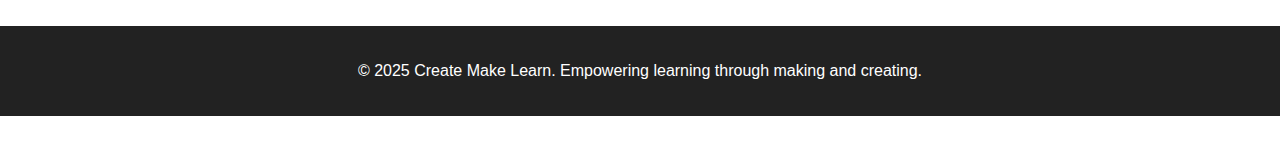
<file: cml_homepage (2).html>
<!DOCTYPE html>
<html lang="en">
<head>
    <meta charset="UTF-8">
    <meta name="viewport" content="width=device-width, initial-scale=1.0">
    <title>Create Make Learn - Hands-On Learning Through Making</title>
    <link rel="stylesheet" href="styles.css">
</head>
<body>
    <!-- In your HTML where you want the navbar -->
    <div id="navbar"></div>
    <script>
      fetch('navbar.html')
        .then(response => response.text())
        .then(data => { document.getElementById('navbar').innerHTML = data; });
    </script>
    <header>
        <div class="header-bg"></div>
        <div class="container">

            <div class="logo-section">
                <img src="CML Logo large.png" alt="Create Make Learn Logo" class="main-logo-img">
                <div class="logo">
                    <!-- (You can remove or keep the SVG icons here if you wish) -->
                </div>
                <!--<h1 class="logo-text">CREATE • MAKE • LEARN</h1> -->

                <p class="tagline">Inspiring hands-on, minds-on learning through creating and making. Join our community of educators, makers, and artists passionate about transformative learning experiences.</p>
            </div>
        </div>
    </header>

    <section class="services">
        <div class="services-container">
            <div class="service-column">
                <img src="summer_Institute.webp" alt="Summer Institute Workshop" class="service-image">
                <h3 class="service-title">Workshops & PD</h3>
                <p class="service-description">Spend a week with colleagues of all levels from newbies to advanced makers to create, connect, learn new skills. Join the Create Make Learn community who return each year and leave feeling inspired and filled with new skills, new lesson ideas, and new friends.</p>
                <a href="#" class="service-link">Learn More</a>
            </div>

            <div class="service-column">
                <img src="residencies.webp" alt="Mobile Maker Lab" class="service-image">
                <h3 class="service-title">Residencies</h3>
                <p class="service-description">Invite Lucie and her maker tools and supplies to your school to work with teachers and students. We'll create a custom experience that that engages your students and staff in learning through creating and making. Here are some past STEAM and MAKER residencies.</p>
                <a href="#" class="service-link">Check out past residencies</a>
            </div>

            <div class="service-column">
                <img src="GetInspired.webp" alt="Collaborative Making" class="service-image">
                <h3 class="service-title">Get Inspired</h3>
                <p class="service-description">Get inspired by stories and examples of learning through creating and making from our CML community. Each year we curate inspiration from our community of educators, makers, and artists who are passionate about hands-on minds-on learning through creating and making and share them on our blog.</p>
                <a href="#" class="service-link">Get Inspired</a>
            </div>
        </div>
    </section>

    <section class="cta">
        <div class="container">
            <h2>Join the Create Make Learn Community</h2>
            <p>Connect with Lucie and the Create Make Learn community to bring hands-on, minds-on learning to your educational environment.</p>
            <p> We send out occasional notes with information about events, grants, inspiration from the community, and other helpful resources.</p>
            <button class="cta-btn">Let's Connect </button>
        </div>
    </section>

    <footer>
        <div class="container">
            <p>&copy; 2025 Create Make Learn. Empowering learning through making and creating.</p>
        </div>
    </footer>

    <script>
        // Mobile navigation toggle
        const navToggle = document.getElementById('navToggle');
        const navMenu = document.getElementById('navMenu');

        navToggle.addEventListener('click', function() {
            navMenu.classList.toggle('active');
        });

        // Active navigation link handling
        document.querySelectorAll('.nav-link').forEach(link => {
            link.addEventListener('click', function(e) {
                e.preventDefault();
                
                // Remove active class from all links
                document.querySelectorAll('.nav-link').forEach(l => l.classList.remove('active'));
                
                // Add active class to clicked link
                this.classList.add('active');
                
                // Close mobile menu if open
                navMenu.classList.remove('active');
                
                // Add click animation
                this.style.transform = 'scale(0.95)';
                setTimeout(() => {
                    this.style.transform = '';
                }, 150);
            });
        });

        // Service links
        document.querySelectorAll('.service-link').forEach(link => {
            link.addEventListener('click', function(e) {
                e.preventDefault();
                // Add click animation
                this.style.transform = 'scale(0.95)';
                setTimeout(() => {
                    this.style.transform = '';
                }, 150);
            });
        });

        // CTA button
        document.querySelector('.cta-btn').addEventListener('click', function() {
            this.style.transform = 'scale(0.95)';
            setTimeout(() => {
                this.style.transform = '';
            }, 150);
        });

        // Add intersection observer for animations
        const observer = new IntersectionObserver((entries) => {
            entries.forEach(entry => {
                if (entry.isIntersecting) {
                    entry.target.style.opacity = '1';
                    entry.target.style.transform = 'translateY(0)';
                }
            });
        }, {
            threshold: 0.1
        });

        document.querySelectorAll('.service-column').forEach(column => {
            column.style.opacity = '0';
            column.style.transform = 'translateY(30px)';
            column.style.transition = 'all 0.6s ease';
            observer.observe(column);
        });
    </script>
</body>
</html>
</file>
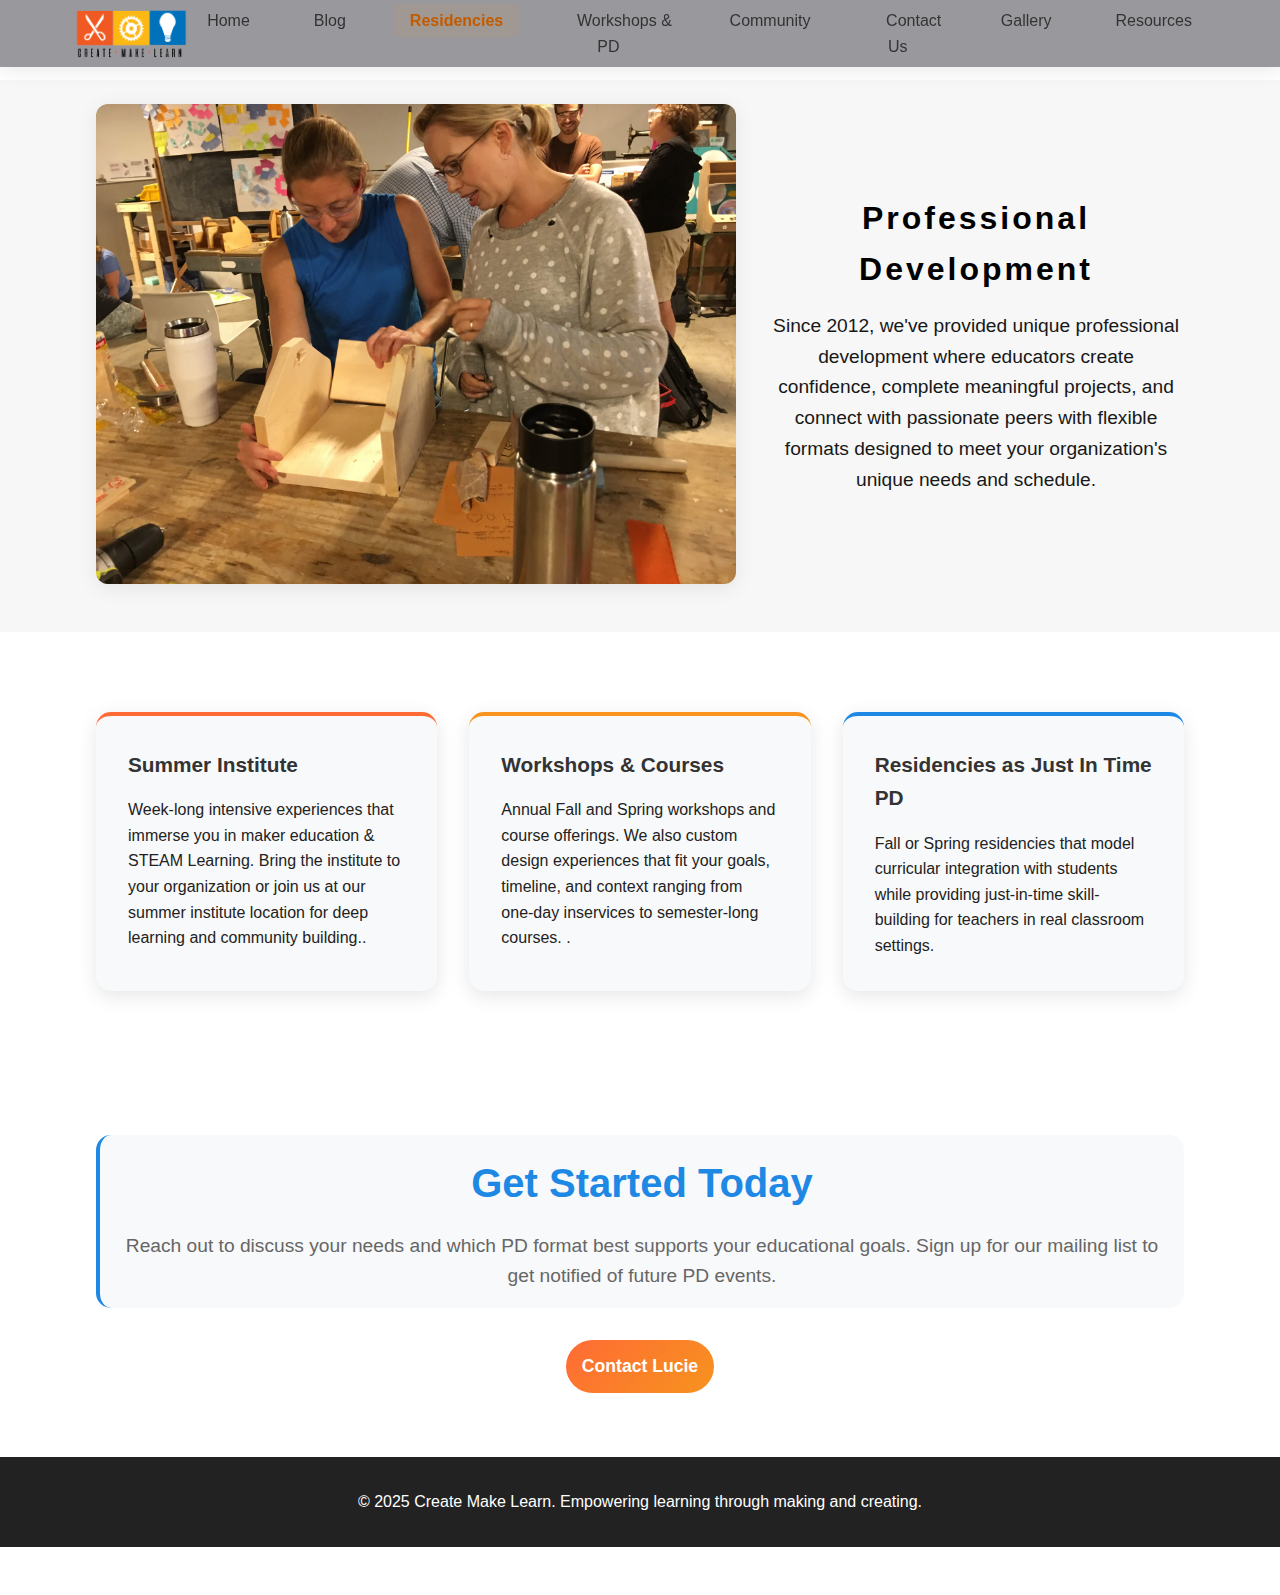
<file: cml_pd.html>
<!DOCTYPE html>
<html lang="en">
<head>
    <meta charset="UTF-8">
    <meta name="viewport" content="width=device-width, initial-scale=1.0">
    <title>Professional Development | Create Make Learn</title>
    <link rel="stylesheet" href="styles.css">
</head>
<body>

  <!-- This is the code that FETCHES the Navbar from navbar.html
     -->

    <div id="navbar"></div>
    <script>
      fetch('navbar.html')
        .then(response => response.text())
        .then(data => { document.getElementById('navbar').innerHTML = data; });
    </script>


    

<header>
        <div class="header-bg"></div>
        <div class="container">
            <div class="logo-section logo-flex">
                <img src="hero_PD.jpg" alt="Create Make Learn Logo" class="main-logo-img">
                <div class="logo-content">
                    <h1 class="hero-title">Professional Development</h1>
                    <p class="hero-text"> 
                        Since 2012, we've provided unique professional development where educators create confidence, complete meaningful projects, and connect with passionate peers
                        with flexible formats designed to meet your organization's unique needs and schedule.


                    </p>
                </div>
            </div>
        </div>
    </header>

<!-- Institute Section -->
    <section class="institute-section">
        <div class="container">
        

            <div class="institute-features">
                <div class="feature-card">
                   
                    <h3>Summer Institute</h3>
                    <p>Week-long intensive experiences that immerse you in maker education & STEAM Learning. Bring the institute to your organization or join us at our summer institute location for deep learning and community building..</p>
                </div>

                <div class="feature-card">
                   
                    
                    <h3>Workshops & Courses</h3>
                    <p>Annual Fall and Spring workshops and course offerings. We also custom design experiences that fit your goals, timeline, and context ranging from one-day inservices to semester-long courses. .</p>
                </div>

                <div class="feature-card">
                    
                    
                    <h3>Residencies as Just In Time PD</h3>
                    <p>Fall or Spring residencies that model curricular integration with students while providing just-in-time skill-building for teachers in real classroom settings.</p>
                </div>
            </div>
        </div>
    </section>



  

     <!-- Contact Section -->
    <section class="contact-section" id="contact">
        <div class="container">
           

                
                <div class="contact-info">
                    <h2 style="color: #1E88E5; margin-bottom: 1rem;">Get Started Today</h2>
                    <p style="margin-bottom: 0;">Reach out to discuss your needs and which PD format best supports your educational goals. Sign up for our mailing list to get notified of future PD events. </p>
                </div>
               <!-- when I click on the button it will take me to the Let's Connect page. -->
                <button class="contact-btn" onclick="window.location.href='cml_connect.html'">Contact Lucie</button>
            </div>
        </div>
    </section>
    <footer>
        <div class="container">
            <p>&copy; 2025 Create Make Learn. Empowering learning through making and creating.</p>
        </div>
    </footer>


    <script>
        // Mobile navigation toggle will change the way it works if I'm lookint at it on a mobile device 
        const navToggle = document.getElementById('navToggle');
        const navMenu = document.getElementById('navMenu');
        navToggle.addEventListener('click', function() {
            navMenu.classList.toggle('active');
        });
        
        // Highlight active link. This will take all the items with class .nav-link and add the 'active' formatting if the link associated with it is 'this page' 
        document.querySelectorAll('.nav-link').forEach(link => {
            if (link.getAttribute('href') === 'cml_pd.html') {
                link.classList.add('active');
            }
        });
    </script>
</body>
</html>
</file>
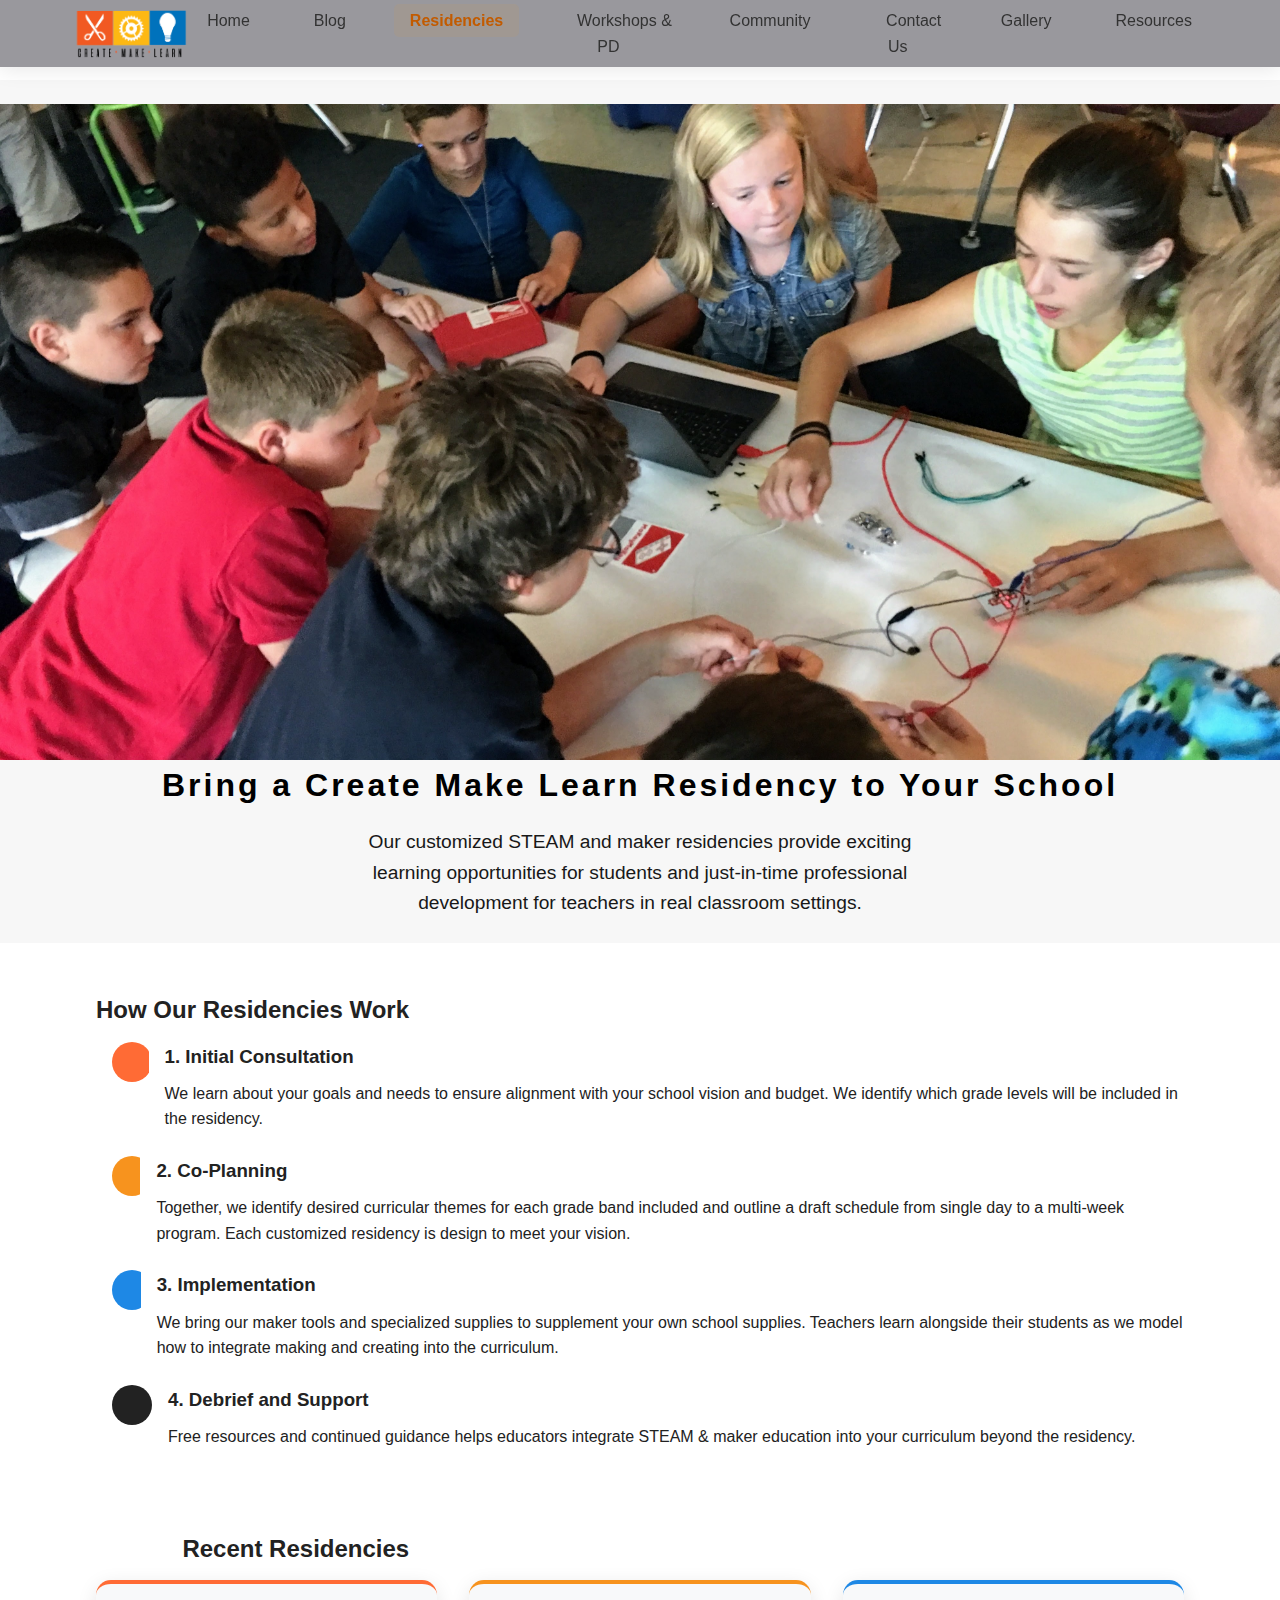
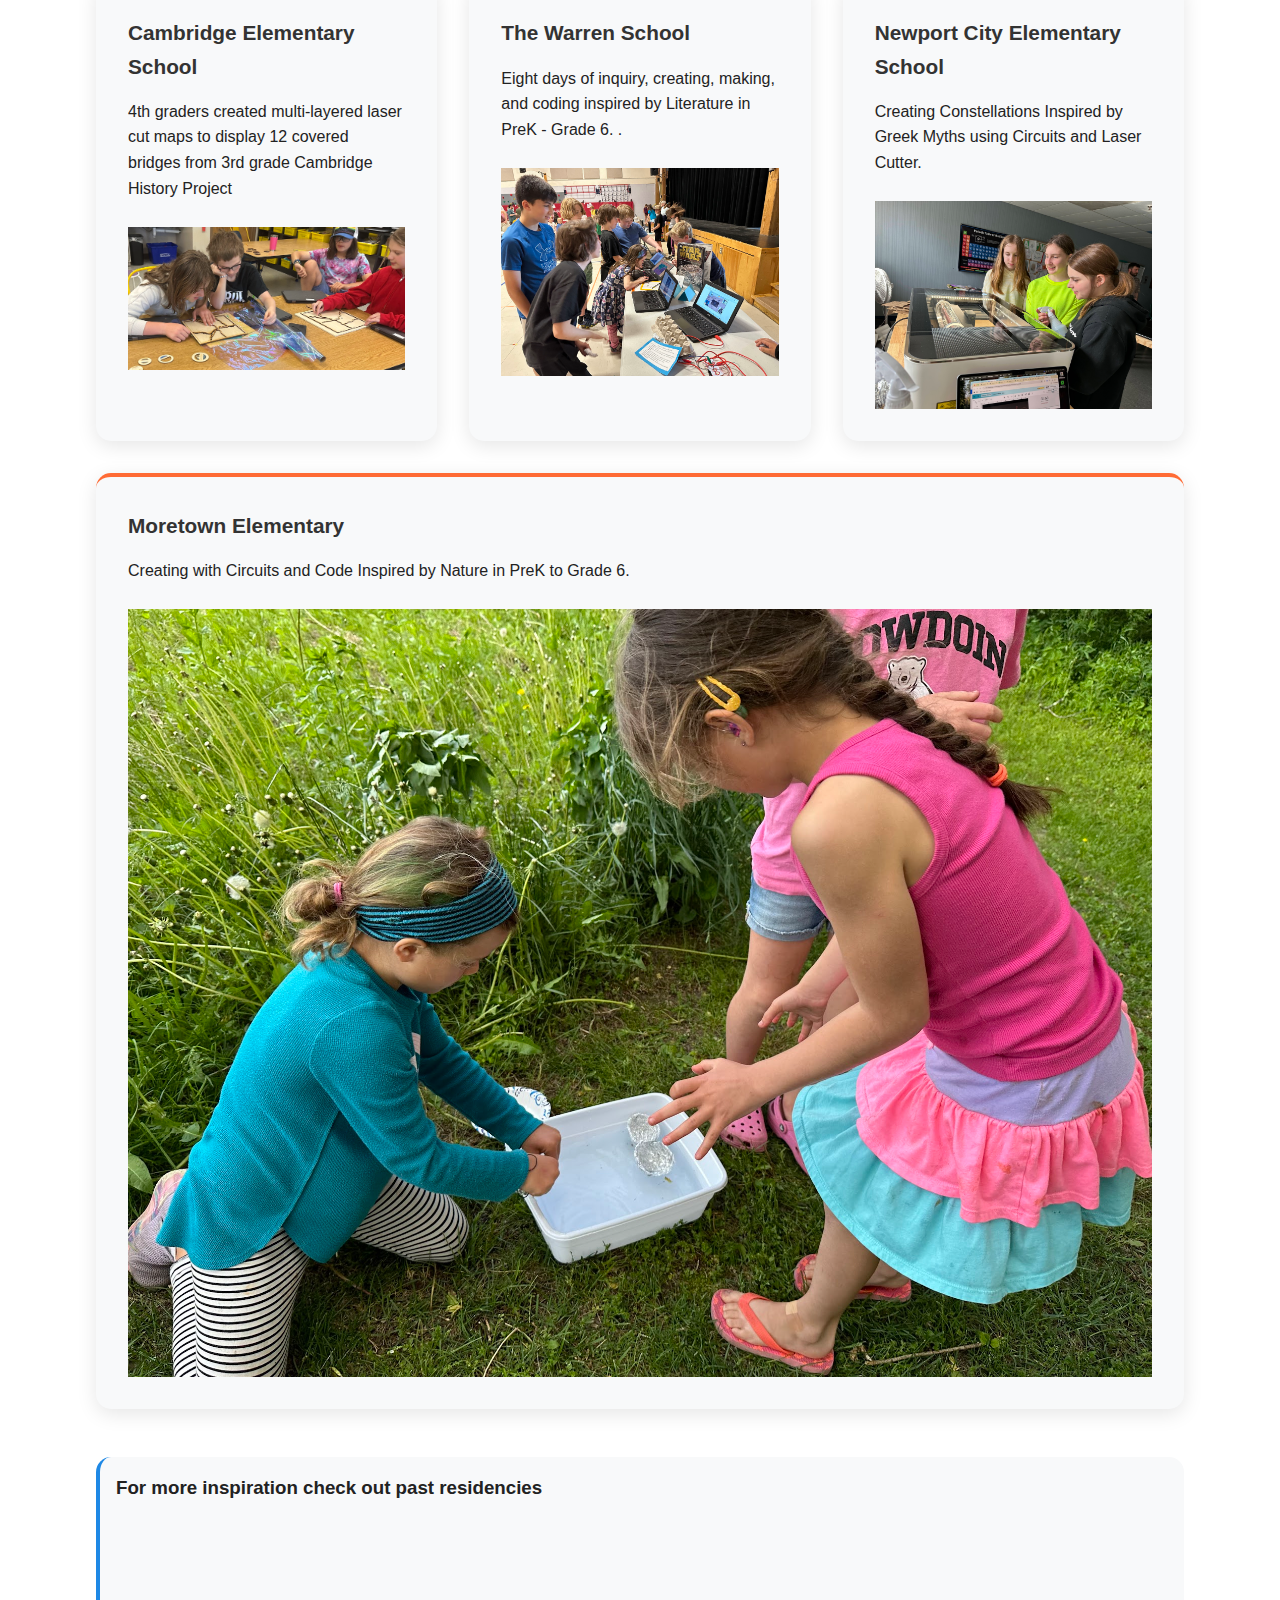
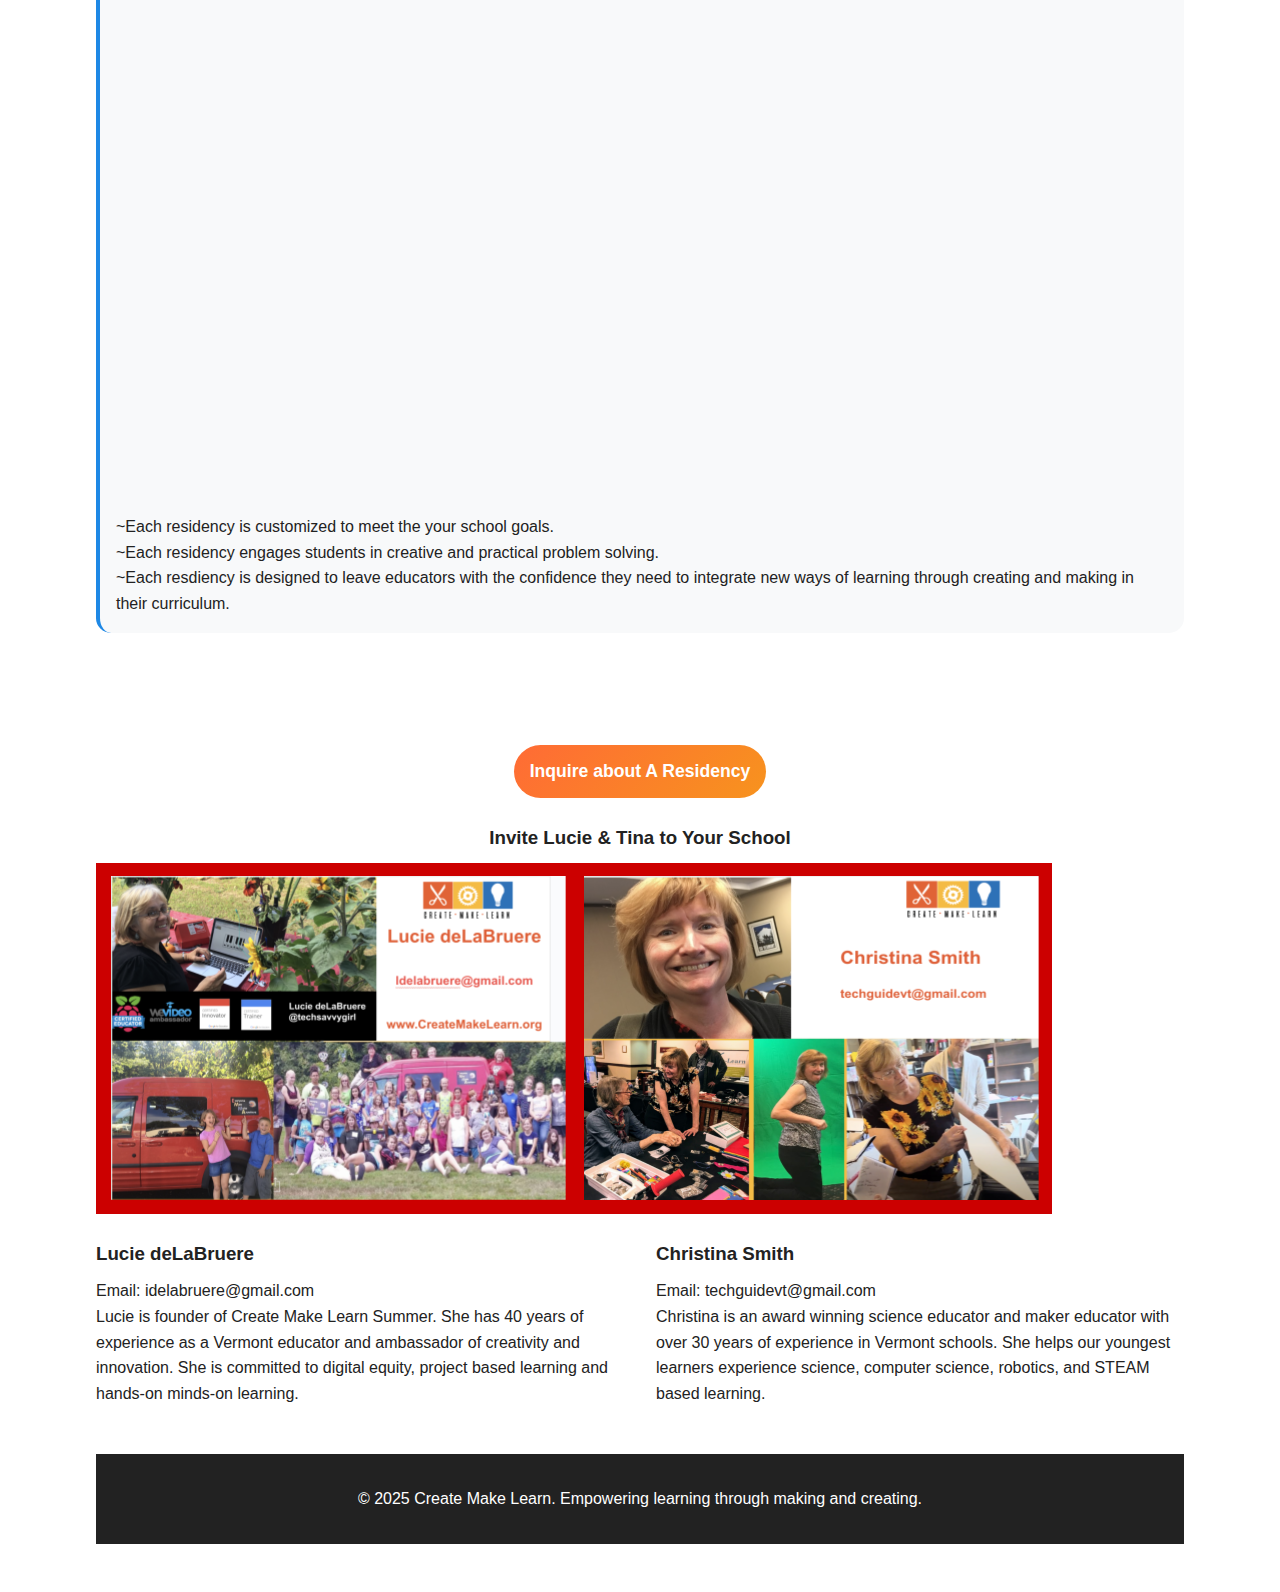
<file: cml_residencies.html>
<!DOCTYPE html>
<html lang="en">
<head>
    <meta charset="UTF-8">
    <meta name="viewport" content="width=device-width, initial-scale=1.0">
    <title>Residencies</title>
    <link rel="stylesheet" href="styles.css">

    <style>
   </style>
    

</head>
<body>

  <!-- This is the code that FETCHES the Navbar from navbar.html
     -->

    <div id="navbar"></div>
    <script>
      fetch('navbar.html')
        .then(response => response.text())
        .then(data => { document.getElementById('navbar').innerHTML = data; });
    </script>


    




     <header class="hero"> 

    
     <img src="MalletsBayResidency.JPG">
    

      
  
<h1 class="hero-title">Bring a Create Make Learn Residency to Your School</h1>


<p class="hero-text"> 
    Our customized STEAM and maker residencies provide exciting learning opportunities for students and just-in-time professional development for teachers in real classroom settings. 


  
 </p>
  </header>



  <main class="container">
  <section>
    <h2>How Our Residencies Work</h2>
    <ul class="steps">
      <li>
        <svg width="40" height="40"><circle cx="20" cy="20" r="20" /></svg>
        <div>
          <h3>1. Initial Consultation</h3>
          <p>We learn about your goals and needs to ensure alignment with your school vision and budget. We identify which grade levels will be included in the residency.</p>
        </div>
      </li>
      <li>
        <svg width="40" height="40"><circle cx="20" cy="20" r="20" /></svg>
        <div>
          <h3>2. Co-Planning</h3>
          <p>Together, we identify desired curricular themes for each grade band included and outline a draft schedule from single day to a multi-week program. Each  customized residency  is design to meet your vision.</p>
        </div>
      </li>
      <li>
        <svg width="40" height="40"><circle cx="20" cy="20" r="20" /></svg>
        <div>
          <h3>3. Implementation</h3>
          <p>We bring our maker tools and specialized supplies to supplement your own school supplies. Teachers learn alongside their students as we model how to integrate making and creating into the curriculum.</p>
        </div>
      </li>
      <li>
        <svg width="40" height="40"><circle cx="20" cy="20" r="20" /></svg>
        <div>
          <h3>4. Debrief and Support</h3>
          <p>Free resources and continued guidance helps educators integrate STEAM & maker education into your curriculum beyond the residency.   </p>
        </div>
      </li>
    </ul>
  </section>


<!-- Institute Section -->
    <section class="institute-section">
      
        <div class="container">

              <h2>Recent Residencies</h2>
        
</div>

            <div class="institute-features">
                <div class="feature-card">
                   
                    <h3>Cambridge Elementary School</h3>
                    <p>4th graders created multi-layered laser cut maps to display 12 covered bridges  from 3rd grade Cambridge History Project</p> <br>

                    <img src="cambridge1.png">
                </div>

                <div class="feature-card">
                   
                    
                    <h3>The Warren School</h3>
                    <p>Eight days of inquiry, creating, making, and coding  inspired by Literature in PreK - Grade 6.  
                         .</p>
                         <br>

                    <img src="warren.jpg">
                </div>

                <div class="feature-card">
                    
                    
                    <h3>Newport City Elementary School </h3>
                    <p> Creating Constellations Inspired by Greek Myths using Circuits and  Laser Cutter. </p>
                    <br>

                    <img src="newport1.jpg">
                </div>

                 <div class="feature-card">
                   
                    
                    <h3>Moretown Elementary </h3>
                    <p>Creating with Circuits and Code Inspired by Nature in PreK to Grade 6. </p>

                    <br>

                    <img src="moretown.jpg"
                    >
                
                </div>

                </div>

                
                
                 <div class="contact-info">
                   <h3>For more inspiration check out past residencies  </h3>
                 
            <!-- Embedded Google Slide Show of Past Residiencies -->
                 <iframe src="https://docs.google.com/presentation/d/e/2PACX-1vTVJN6tqe2QodEOG-_1MzYGD3qF-E3IZHsuMGXispuY-Qqrjcojf5mzy1cxMa-KIm_42O1UTpLeAhMz/pubembed?start=true&loop=true&delayms=3000" frameborder="0" width="960" height="569" allowfullscreen="true" mozallowfullscreen="true" webkitallowfullscreen="true"></iframe>

                    
<br>
<br>
<p>~Each residency is customized to meet the your school goals.
</p>
<p>
~Each residency engages students in creative and practical problem solving.
</p><p>
~Each resdiency is designed to leave educators with the confidence they need to integrate new ways of learning through creating and making in their curriculum.</p>

    </section>


        <section>
  <div style="text-align: center;">

      <!-- when I click on the button it will take me to the Let's Connect page. -->
                <button class="contact-btn" onclick="window.location.href='cml_connect.html'">Inquire about A Residency</button>

                <br>
                <br>
                
    <h3>Invite Lucie & Tina to Your School</h3>


    <img src="CML_Residency_Lead.png" alt="Residency Lead Team" class= centered-img-wide >

    <br>
  </div>

  

  <div class="grid grid-2">
        <div class="team-card">
          
          <h3>Lucie deLaBruere</h3>
          <p>Email: idelabruere@gmail.com</p>
          <p>Lucie is founder of Create Make Learn Summer. She has 40 years of experience as a Vermont educator and ambassador of creativity and innovation. She is committed to digital equity, project based learning and hands-on minds-on learning. </p>
          
        </div>
        <div class="team-card">
        
          <h3>Christina Smith</h3>
          <p>Email: techguidevt@gmail.com</p>
          <p>Christina is an award winning science educator  and maker educator with over 30 years of experience in Vermont schools. She helps our youngest learners experience science, computer science, robotics, and STEAM based learning.  
          </p>
        </div>
    



    
      </div>
      </section> 
   
    <footer>
        <div class="container">
            <p>&copy; 2025 Create Make Learn. Empowering learning through making and creating.</p>
        </div>
    </footer>


    <script>
        // Mobile navigation toggle
        const navToggle = document.getElementById('navToggle');
        const navMenu = document.getElementById('navMenu');
        navToggle.addEventListener('click', function() {
            navMenu.classList.toggle('active');
        });
        // Highlight active link
        document.querySelectorAll('.nav-link').forEach(link => {
            if (link.getAttribute('href') === 'cml_professional_development.html') {
                link.classList.add('active');
            }
        });
    </script>
</body>
</html>
</file>
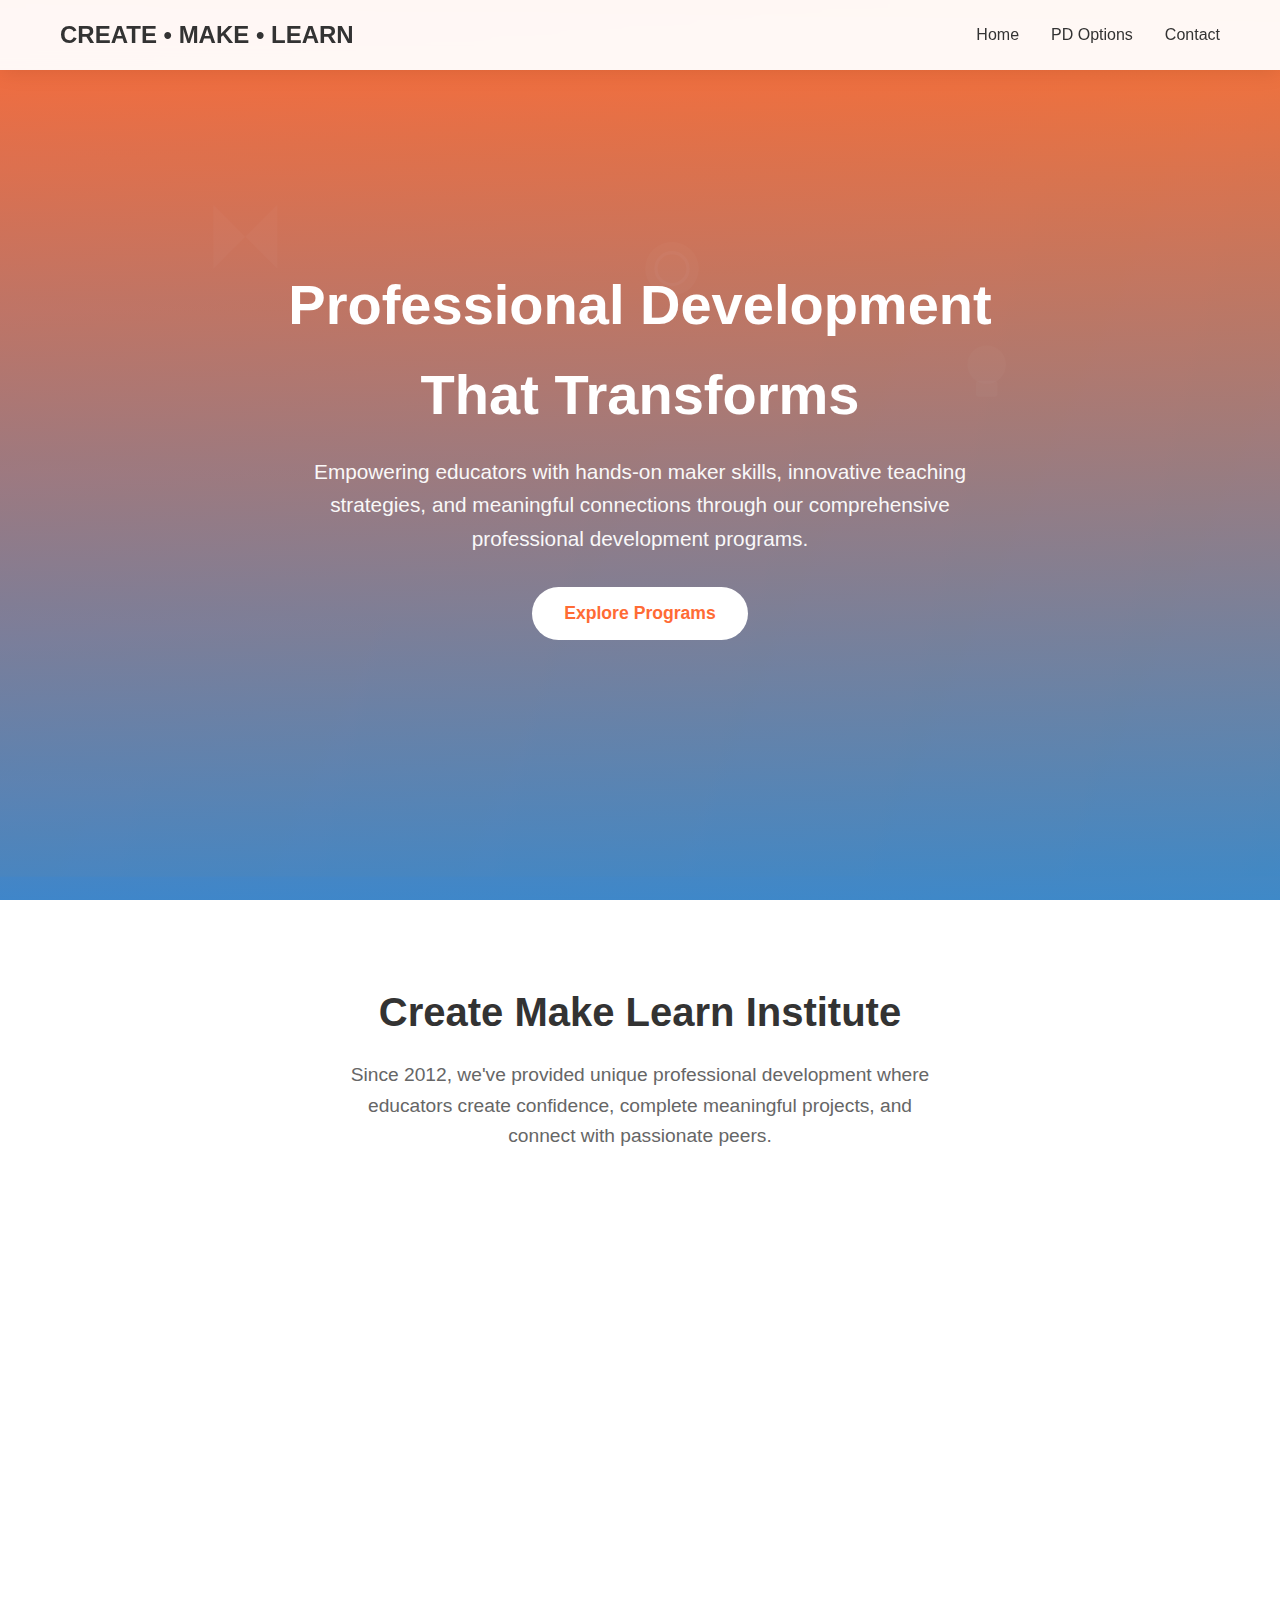
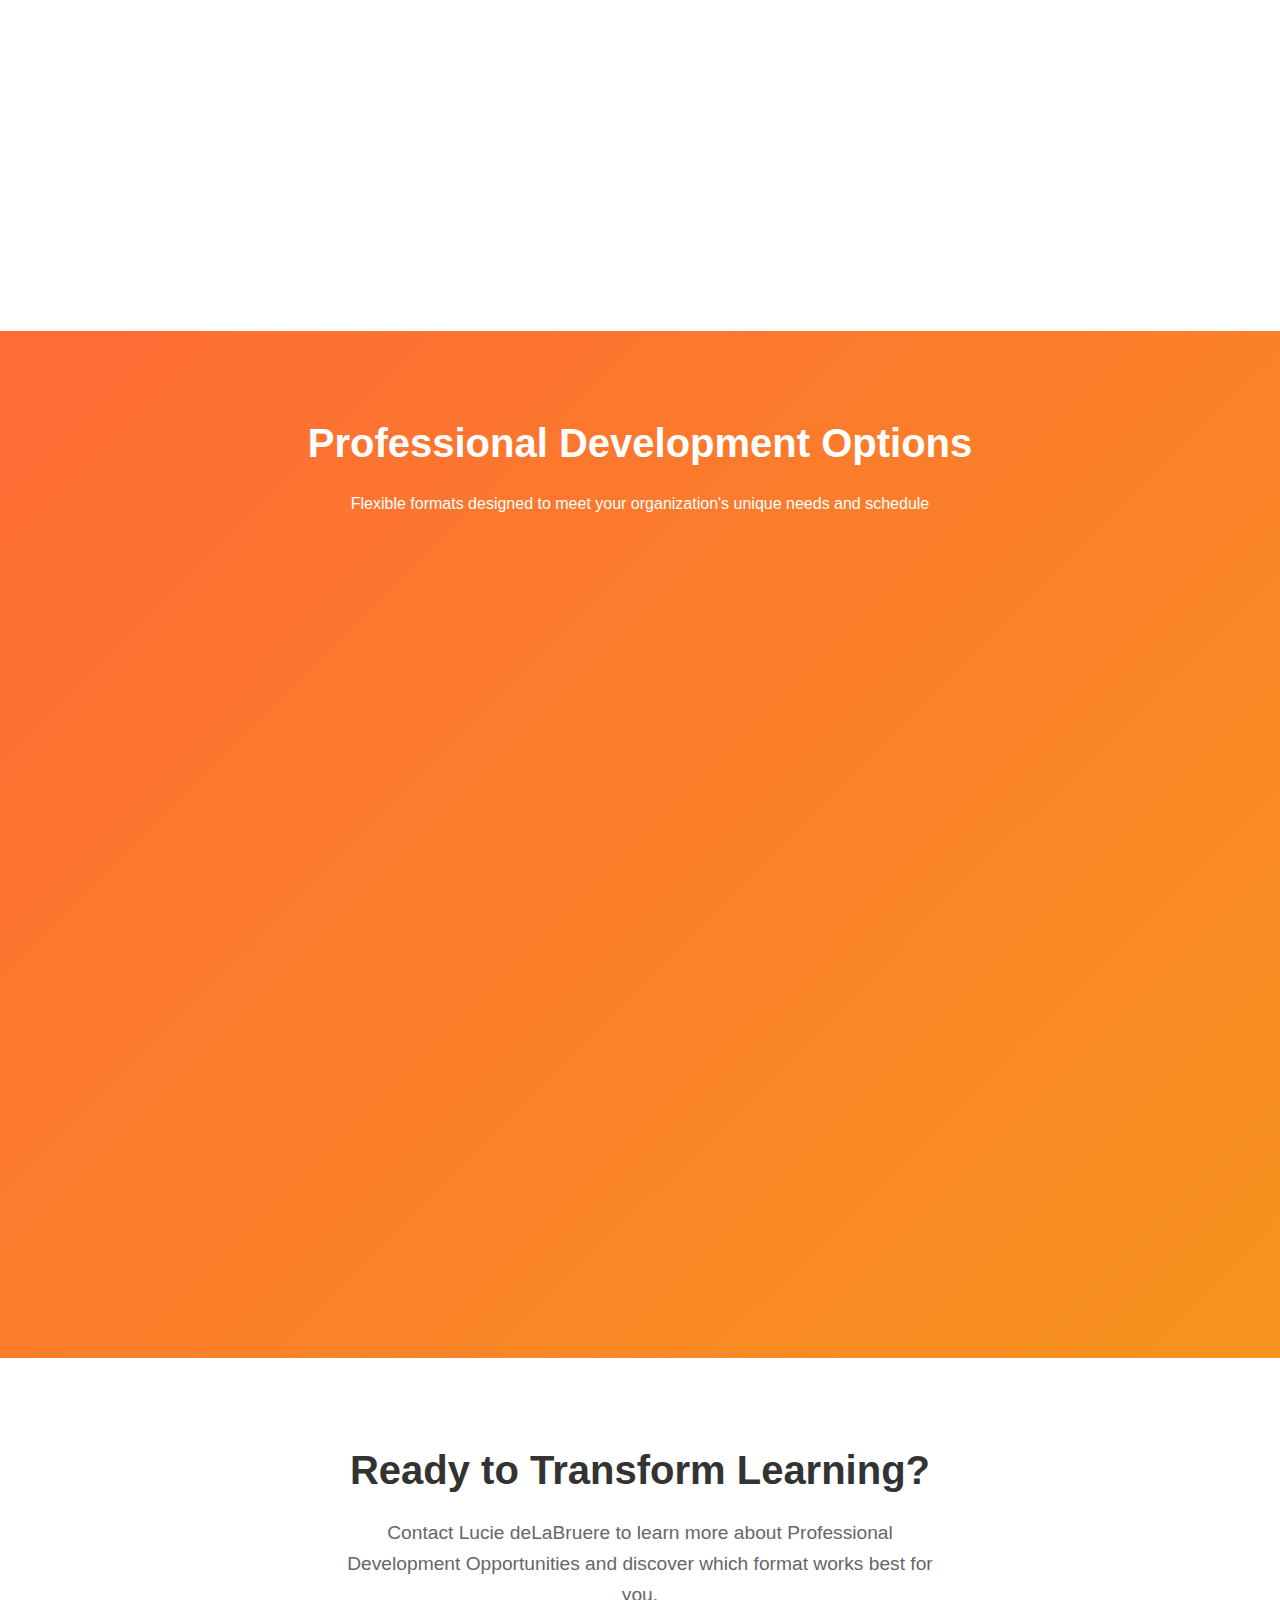
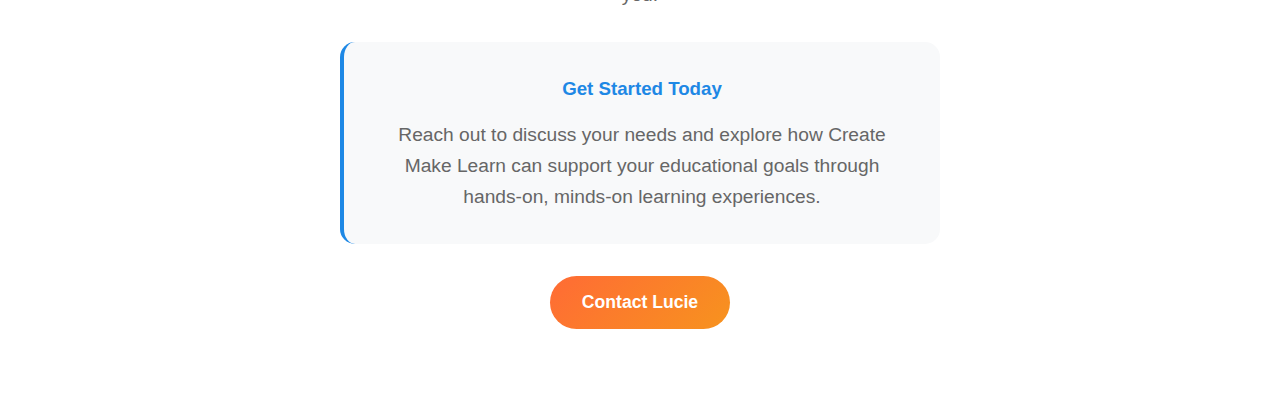
<file: CMP PD 123.html>
<!DOCTYPE html>
<html lang="en">
<head>
    <meta charset="UTF-8">
    <meta name="viewport" content="width=device-width, initial-scale=1.0">
    <title>Professional Development - Create Make Learn</title>
    <style>
        * {
            margin: 0;
            padding: 0;
            box-sizing: border-box;
        }

        body {
            font-family: 'Arial', sans-serif;
            line-height: 1.6;
            color: #333333;
            background: linear-gradient(135deg, #FF6B35 0%, #F7931E 50%, #1E88E5 100%);
        }

        .container {
            max-width: 1200px;
            margin: 0 auto;
            padding: 0 20px;
        }

        /* Navigation */
        nav {
            background: rgba(255, 255, 255, 0.95);
            backdrop-filter: blur(10px);
            padding: 1rem 0;
            position: fixed;
            width: 100%;
            top: 0;
            z-index: 1000;
            box-shadow: 0 2px 20px rgba(0, 0, 0, 0.1);
        }

        .nav-container {
            display: flex;
            justify-content: space-between;
            align-items: center;
        }

        .nav-logo {
            font-size: 1.5rem;
            font-weight: bold;
            color: #333333;
            text-decoration: none;
        }

        .nav-links {
            display: flex;
            list-style: none;
            gap: 2rem;
        }

        .nav-links a {
            text-decoration: none;
            color: #333333;
            font-weight: 500;
            transition: color 0.3s ease;
        }

        .nav-links a:hover {
            color: #FF6B35;
        }

        /* Hero Section */
        .hero {
            min-height: 100vh;
            display: flex;
            align-items: center;
            justify-content: center;
            text-align: center;
            color: white;
            position: relative;
            overflow: hidden;
        }

        .hero-image {
            position: absolute;
            top: 0;
            left: 0;
            width: 100%;
            height: 100%;
            background: linear-gradient(rgba(255, 107, 53, 0.85), rgba(30, 136, 229, 0.85));
            display: flex;
            align-items: center;
            justify-content: center;
        }

        .hero-content {
            z-index: 2;
            max-width: 800px;
            padding: 2rem;
        }

        .hero h1 {
            font-size: 3.5rem;
            margin-bottom: 1rem;
            animation: fadeInUp 1s ease;
        }

        .hero .tagline {
            font-size: 1.3rem;
            margin-bottom: 2rem;
            opacity: 0.95;
            animation: fadeInUp 1s ease 0.3s both;
        }

        .hero-cta {
            background: #FFFFFF;
            color: #FF6B35;
            padding: 1rem 2rem;
            border: none;
            border-radius: 50px;
            font-size: 1.1rem;
            font-weight: bold;
            cursor: pointer;
            transition: transform 0.3s ease, box-shadow 0.3s ease;
            animation: fadeInUp 1s ease 0.6s both;
        }

        .hero-cta:hover {
            transform: translateY(-3px);
            box-shadow: 0 10px 30px rgba(255, 107, 53, 0.3);
        }

        /* Institute Section */
        .institute-section {
            background: #FFFFFF;
            padding: 5rem 0;
        }

        .institute-header {
            text-align: center;
            margin-bottom: 4rem;
        }

        .institute-header h2 {
            font-size: 2.5rem;
            color: #333333;
            margin-bottom: 1rem;
        }

        .institute-header .subtitle {
            font-size: 1.2rem;
            color: #666;
            max-width: 600px;
            margin: 0 auto;
        }

        .institute-features {
            display: flex;
            flex-wrap: wrap;
            gap: 2rem;
            margin-bottom: 3rem;
        }

        .feature-card {
            flex: 1;
            min-width: 280px;
            background: #f8f9fa;
            padding: 2rem;
            border-radius: 15px;
            box-shadow: 0 5px 20px rgba(0, 0, 0, 0.1);
            transition: transform 0.3s ease, box-shadow 0.3s ease;
            border-top: 4px solid;
        }

        .feature-card:nth-child(1) {
            border-top-color: #FF6B35;
        }

        .feature-card:nth-child(2) {
            border-top-color: #F7931E;
        }

        .feature-card:nth-child(3) {
            border-top-color: #1E88E5;
        }

        .feature-card:nth-child(4) {
            border-top-color: #FF6B35;
        }

        .feature-card:hover {
            transform: translateY(-5px);
            box-shadow: 0 15px 40px rgba(0, 0, 0, 0.15);
        }

        .feature-icon {
            margin-bottom: 1rem;
        }

        .feature-card h3 {
            color: #333333;
            margin-bottom: 1rem;
            font-size: 1.3rem;
        }

        /* Professional Development Options */
        .pd-options {
            background: linear-gradient(135deg, #FF6B35 0%, #F7931E 100%);
            padding: 5rem 0;
            color: white;
        }

        .pd-header {
            text-align: center;
            margin-bottom: 4rem;
        }

        .pd-header h2 {
            font-size: 2.5rem;
            margin-bottom: 1rem;
        }

        .options-grid {
            display: grid;
            grid-template-columns: repeat(auto-fit, minmax(350px, 1fr));
            gap: 2rem;
        }

        .option-card {
            background: rgba(255, 255, 255, 0.1);
            backdrop-filter: blur(10px);
            border-radius: 20px;
            padding: 2rem;
            border: 1px solid rgba(255, 255, 255, 0.2);
            transition: transform 0.3s ease, background 0.3s ease;
        }

        .option-card:hover {
            transform: translateY(-5px);
            background: rgba(255, 255, 255, 0.15);
        }

        .option-icon {
            margin-bottom: 1.5rem;
        }

        .option-card h3 {
            font-size: 1.4rem;
            margin-bottom: 1rem;
        }

        .option-card p {
            opacity: 0.95;
            line-height: 1.6;
        }

        /* Contact Section */
        .contact-section {
            background: #FFFFFF;
            padding: 5rem 0;
            text-align: center;
        }

        .contact-content {
            max-width: 600px;
            margin: 0 auto;
        }

        .contact-section h2 {
            font-size: 2.5rem;
            color: #333333;
            margin-bottom: 1rem;
        }

        .contact-section p {
            font-size: 1.2rem;
            color: #666;
            margin-bottom: 2rem;
        }

        .contact-info {
            background: #f8f9fa;
            padding: 2rem;
            border-radius: 15px;
            margin-bottom: 2rem;
            border-left: 4px solid #1E88E5;
        }

        .contact-btn {
            background: linear-gradient(135deg, #FF6B35 0%, #F7931E 100%);
            color: #FFFFFF;
            padding: 1rem 2rem;
            border: none;
            border-radius: 50px;
            font-size: 1.1rem;
            font-weight: bold;
            cursor: pointer;
            transition: transform 0.3s ease, box-shadow 0.3s ease;
        }

        .contact-btn:hover {
            transform: translateY(-3px);
            box-shadow: 0 10px 30px rgba(255, 107, 53, 0.3);
        }

        /* Animations */
        @keyframes fadeInUp {
            from {
                opacity: 0;
                transform: translateY(30px);
            }
            to {
                opacity: 1;
                transform: translateY(0);
            }
        }

        /* Responsive Design */
        @media (max-width: 768px) {
            .nav-links {
                display: none;
            }

            .hero h1 {
                font-size: 2.5rem;
            }

            .hero .tagline {
                font-size: 1.1rem;
            }

            .institute-features {
                flex-direction: column;
            }

            .options-grid {
                grid-template-columns: 1fr;
            }
        }
    </style>
</head>
<body>
    <!-- Navigation -->
    <nav>
        <div class="container">
            <div class="nav-container">
                <a href="index.html" class="nav-logo">CREATE • MAKE • LEARN</a>
                <ul class="nav-links">
                    <li><a href="index.html">Home</a></li>
                    <li><a href="#pd-options">PD Options</a></li>
                    <li><a href="#contact">Contact</a></li>
                </ul>
            </div>
        </div>
    </nav>

    <!-- Hero Section -->
    <section class="hero">
        <div class="hero-image">
            <!-- Hero Image Placeholder -->
            <svg width="100%" height="100%" viewBox="0 0 1200 800" style="position: absolute; opacity: 0.1;">
                <rect width="100%" height="100%" fill="url(#heroGradient)"/>
                <!-- CREATE elements (scissors pattern) -->
                <g transform="translate(200,150)">
                    <path d="M0 20 L30 50 L0 80 Z" fill="#FFFFFF" opacity="0.2"/>
                    <path d="M60 20 L30 50 L60 80 Z" fill="#FFFFFF" opacity="0.2"/>
                </g>
                <!-- MAKE elements (gear pattern) -->
                <g transform="translate(600,200)">
                    <circle cx="30" cy="30" r="25" fill="#FFFFFF" opacity="0.2"/>
                    <circle cx="30" cy="30" r="15" fill="none" stroke="#FFFFFF" stroke-width="3" opacity="0.3"/>
                </g>
                <!-- LEARN elements (lightbulb pattern) -->
                <g transform="translate(900,300)">
                    <circle cx="25" cy="20" r="18" fill="#FFFFFF" opacity="0.2"/>
                    <rect x="15" y="35" width="20" height="15" fill="#FFFFFF" opacity="0.2" rx="3"/>
                </g>
                <defs>
                    <linearGradient id="heroGradient" x1="0%" y1="0%" x2="100%" y2="100%">
                        <stop offset="0%" style="stop-color:#FF6B35;stop-opacity:0.3" />
                        <stop offset="50%" style="stop-color:#F7931E;stop-opacity:0.3" />
                        <stop offset="100%" style="stop-color:#1E88E5;stop-opacity:0.3" />
                    </linearGradient>
                </defs>
            </svg>
        </div>
        <div class="hero-content">
            <h1>Professional Development That Transforms</h1>
            <p class="tagline">Empowering educators with hands-on maker skills, innovative teaching strategies, and meaningful connections through our comprehensive professional development programs.</p>
            <button class="hero-cta">Explore Programs</button>
        </div>
    </section>

    <!-- Institute Section -->
    <section class="institute-section">
        <div class="container">
            <div class="institute-header">
                <h2>Create Make Learn Institute</h2>
                <p class="subtitle">Since 2012, we've provided unique professional development where educators create confidence, complete meaningful projects, and connect with passionate peers.</p>
            </div>

            <div class="institute-features">
                <div class="feature-card">
                    <div class="feature-icon">
                        <!-- Create Confidence Icon (Orange theme) -->
                        <svg width="60" height="60" viewBox="0 0 100 100">
                            <circle cx="50" cy="50" r="40" fill="#FF6B35" opacity="0.2"/>
                            <path d="M20 40 L35 55 L25 65 L35 75 L50 60 L65 75 L75 65 L65 55 L80 40 L65 25 L50 40 L35 25 Z" fill="#FF6B35"/>
                            <circle cx="50" cy="50" r="8" fill="#FFFFFF"/>
                        </svg>
                    </div>
                    <h3>Create Confidence</h3>
                    <p>Build confidence through hands-on workshops using Maker/STEAM tools. Experience learning by doing with supportive guidance every step of the way.</p>
                </div>

                <div class="feature-card">
                    <div class="feature-icon">
                        <!-- Making Project Icon (Yellow theme) -->
                        <svg width="60" height="60" viewBox="0 0 100 100">
                            <circle cx="50" cy="50" r="35" fill="#F7931E" opacity="0.2"/>
                            <circle cx="50" cy="50" r="25" fill="none" stroke="#F7931E" stroke-width="4"/>
                            <circle cx="50" cy="50" r="8" fill="#F7931E"/>
                            <rect x="46" y="15" width="8" height="15" fill="#F7931E"/>
                            <rect x="46" y="70" width="8" height="15" fill="#F7931E"/>
                            <rect x="15" y="46" width="15" height="8" fill="#F7931E"/>
                            <rect x="70" y="46" width="15" height="8" fill="#F7931E"/>
                        </svg>
                    </div>
                    <h3>Meaningful Making</h3>
                    <p>Complete and share meaningful making projects that apply learning through design, creating, and hands-on problem solving.</p>
                </div>

                <div class="feature-card">
                    <div class="feature-icon">
                        <!-- Planning Icon (Blue theme) -->
                        <svg width="60" height="60" viewBox="0 0 100 100">
                            <rect x="25" y="25" width="50" height="50" fill="#1E88E5" opacity="0.2" rx="5"/>
                            <line x1="35" y1="35" x2="65" y2="35" stroke="#1E88E5" stroke-width="3"/>
                            <line x1="35" y1="45" x2="55" y2="45" stroke="#1E88E5" stroke-width="3"/>
                            <line x1="35" y1="55" x2="65" y2="55" stroke="#1E88E5" stroke-width="3"/>
                            <line x1="35" y1="65" x2="50" y2="65" stroke="#1E88E5" stroke-width="3"/>
                            <circle cx="70" cy="30" r="3" fill="#1E88E5"/>
                            <circle cx="60" cy="40" r="3" fill="#1E88E5"/>
                        </svg>
                    </div>
                    <h3>Curricular Planning</h3>
                    <p>Plan curricular units where creating and making are central to learning goals and develop Vermont Transferable Skills in students.</p>
                </div>

                <div class="feature-card">
                    <div class="feature-icon">
                        <!-- Community Icon (Orange theme) -->
                        <svg width="60" height="60" viewBox="0 0 100 100">
                            <circle cx="35" cy="35" r="12" fill="#FF6B35" opacity="0.3"/>
                            <circle cx="65" cy="35" r="12" fill="#F7931E" opacity="0.3"/>
                            <circle cx="50" cy="65" r="12" fill="#1E88E5" opacity="0.3"/>
                            <circle cx="35" cy="35" r="6" fill="#FF6B35"/>
                            <circle cx="65" cy="35" r="6" fill="#F7931E"/>
                            <circle cx="50" cy="65" r="6" fill="#1E88E5"/>
                            <path d="M41 41 L59 41" stroke="#333333" stroke-width="2"/>
                            <path d="M44 47 L56 59" stroke="#333333" stroke-width="2"/>
                        </svg>
                    </div>
                    <h3>Community Connection</h3>
                    <p>Connect with community and get inspired by peers across all levels - PreK, Elementary, Middle School, and High School educators.</p>
                </div>
            </div>
        </div>
    </section>

    <!-- Professional Development Options -->
    <section class="pd-options" id="pd-options">
        <div class="container">
            <div class="pd-header">
                <h2>Professional Development Options</h2>
                <p>Flexible formats designed to meet your organization's unique needs and schedule</p>
            </div>

            <div class="options-grid">
                <div class="option-card">
                    <div class="option-icon">
                        <svg width="50" height="50" viewBox="0 0 100 100">
                            <circle cx="50" cy="50" r="35" fill="rgba(255,255,255,0.2)"/>
                            <circle cx="50" cy="30" r="15" fill="#FFFFFF"/>
                            <rect x="40" y="45" width="20" height="8" fill="#FFFFFF" rx="4"/>
                            <circle cx="30" cy="70" r="8" fill="#FFFFFF"/>
                            <circle cx="70" cy="70" r="8" fill="#FFFFFF"/>
                            <circle cx="50" cy="70" r="8" fill="#FFFFFF"/>
                        </svg>
                    </div>
                    <h3>Summer Institutes</h3>
                    <p>Week-long intensive experiences that immerse you in maker education. Bring the institute to your organization or join us at our annual location for deep learning and community building.</p>
                </div>

                <div class="option-card">
                    <div class="option-icon">
                        <svg width="50" height="50" viewBox="0 0 100 100">
                            <rect x="20" y="20" width="60" height="60" fill="rgba(255,255,255,0.2)" rx="10"/>
                            <rect x="30" y="30" width="40" height="6" fill="#FFFFFF" rx="3"/>
                            <rect x="30" y="45" width="25" height="6" fill="#FFFFFF" rx="3"/>
                            <rect x="30" y="60" width="35" height="6" fill="#FFFFFF" rx="3"/>
                            <circle cx="70" cy="35" r="4" fill="#FFFFFF"/>
                        </svg>
                    </div>
                    <h3>Custom Professional Development</h3>
                    <p>Tailored programs for your organization ranging from one-day inservices to semester-long courses. We design experiences that fit your goals, timeline, and context.</p>
                </div>

                <div class="option-card">
                    <div class="option-icon">
                        <svg width="50" height="50" viewBox="0 0 100 100">
                            <rect x="20" y="30" width="60" height="40" fill="rgba(255,255,255,0.2)" rx="5"/>
                            <circle cx="35" cy="45" r="6" fill="#FFFFFF"/>
                            <circle cx="50" cy="55" r="6" fill="#FFFFFF"/>
                            <circle cx="65" cy="45" r="6" fill="#FFFFFF"/>
                            <path d="M35 51 L50 49 L65 51" stroke="#FFFFFF" stroke-width="2"/>
                            <rect x="30" y="20" width="40" height="4" fill="#FFFFFF" rx="2"/>
                        </svg>
                    </div>
                    <h3>Residencies</h3>
                    <p>Fall or Spring residencies that model curricular integration with students while providing just-in-time skill builders with tools for teachers in real classroom settings.</p>
                </div>

                <div class="option-card">
                    <div class="option-icon">
                        <svg width="50" height="50" viewBox="0 0 100 100">
                            <circle cx="35" cy="40" r="15" fill="rgba(255,255,255,0.2)"/>
                            <circle cx="65" cy="60" r="15" fill="rgba(255,255,255,0.2)"/>
                            <circle cx="35" cy="40" r="8" fill="#FFFFFF"/>
                            <circle cx="65" cy="60" r="8" fill="#FFFFFF"/>
                            <path d="M47 46 L59 54" stroke="#FFFFFF" stroke-width="3" stroke-linecap="round"/>
                            <circle cx="56" cy="50" r="3" fill="#FFFFFF"/>
                        </svg>
                    </div>
                    <h3>One-on-One Coaching</h3>
                    <p>Personalized coaching sessions with individuals or teams to develop specific skills, plan projects, or troubleshoot implementation challenges.</p>
                </div>

                <div class="option-card">
                    <div class="option-icon">
                        <svg width="50" height="50" viewBox="0 0 100 100">
                            <circle cx="30" cy="30" r="10" fill="rgba(255,255,255,0.2)"/>
                            <circle cx="70" cy="30" r="10" fill="rgba(255,255,255,0.2)"/>
                            <circle cx="50" cy="70" r="10" fill="rgba(255,255,255,0.2)"/>
                            <circle cx="30" cy="30" r="5" fill="#FFFFFF"/>
                            <circle cx="70" cy="30" r="5" fill="#FFFFFF"/>
                            <circle cx="50" cy="70" r="5" fill="#FFFFFF"/>
                            <path d="M30 30 L70 30 L50 70 Z" stroke="#FFFFFF" stroke-width="2" fill="none"/>
                        </svg>
                    </div>
                    <h3>Partnership Collaborations</h3>
                    <p>Collaborative programs with partner organizations to expand reach and impact, combining expertise to create comprehensive learning experiences.</p>
                </div>

                <div class="option-card">
                    <div class="option-icon">
                        <svg width="50" height="50" viewBox="0 0 100 100">
                            <rect x="25" y="25" width="50" height="35" fill="rgba(255,255,255,0.2)" rx="5"/>
                            <rect x="35" y="35" width="30" height="20" fill="#FFFFFF" rx="2"/>
                            <circle cx="40" cy="70" r="5" fill="#FFFFFF"/>
                            <circle cx="60" cy="70" r="5" fill="#FFFFFF"/>
                            <circle cx="45" cy="42" r="2" fill="rgba(255,255,255,0.8)"/>
                            <rect x="52" y="40" width="15" height="2" fill="rgba(255,255,255,0.8)"/>
                            <rect x="52" y="45" width="10" height="2" fill="rgba(255,255,255,0.8)"/>
                        </svg>
                    </div>
                    <h3>Virtual Learning Options</h3>
                    <p>Online and hybrid learning experiences that bring maker education to you, featuring interactive workshops and community connections from anywhere.</p>
                </div>
            </div>
        </div>
    </section>

    <!-- Contact Section -->
    <section class="contact-section" id="contact">
        <div class="container">
            <div class="contact-content">
                <h2>Ready to Transform Learning?</h2>
                <p>Contact Lucie deLaBruere to learn more about Professional Development Opportunities and discover which format works best for you.</p>
                
                <div class="contact-info">
                    <h3 style="color: #1E88E5; margin-bottom: 1rem;">Get Started Today</h3>
                    <p style="margin-bottom: 0;">Reach out to discuss your needs and explore how Create Make Learn can support your educational goals through hands-on, minds-on learning experiences.</p>
                </div>
                
                <button class="contact-btn">Contact Lucie</button>
            </div>
        </div>
    </section>

    <script>
        // Smooth scrolling for navigation links
        document.querySelectorAll('a[href^="#"]').forEach(anchor => {
            anchor.addEventListener('click', function (e) {
                e.preventDefault();
                const target = document.querySelector(this.getAttribute('href'));
                if (target) {
                    target.scrollIntoView({
                        behavior: 'smooth',
                        block: 'start'
                    });
                }
            });
        });

        // Hero CTA button
        document.querySelector('.hero-cta').addEventListener('click', function() {
            document.querySelector('#pd-options').scrollIntoView({
                behavior: 'smooth'
            });
        });

        // Contact button
        document.querySelector('.contact-btn').addEventListener('click', function() {
            // Add your contact functionality here
            alert('Contact functionality to be implemented - could open a contact form or redirect to contact page');
        });

        // Add scroll animation for cards
        const observerOptions = {
            threshold: 0.1,
            rootMargin: '0px 0px -50px 0px'
        };

        const observer = new IntersectionObserver((entries) => {
            entries.forEach(entry => {
                if (entry.isIntersecting) {
                    entry.target.style.opacity = '1';
                    entry.target.style.transform = 'translateY(0)';
                }
            });
        }, observerOptions);

        // Observe all cards for animation
        document.querySelectorAll('.feature-card, .option-card').forEach(card => {
            card.style.opacity = '0';
            card.style.transform = 'translateY(30px)';
            card.style.transition = 'all 0.6s ease';
            observer.observe(card);
        });
    </script>
</body>
</html>
</file>
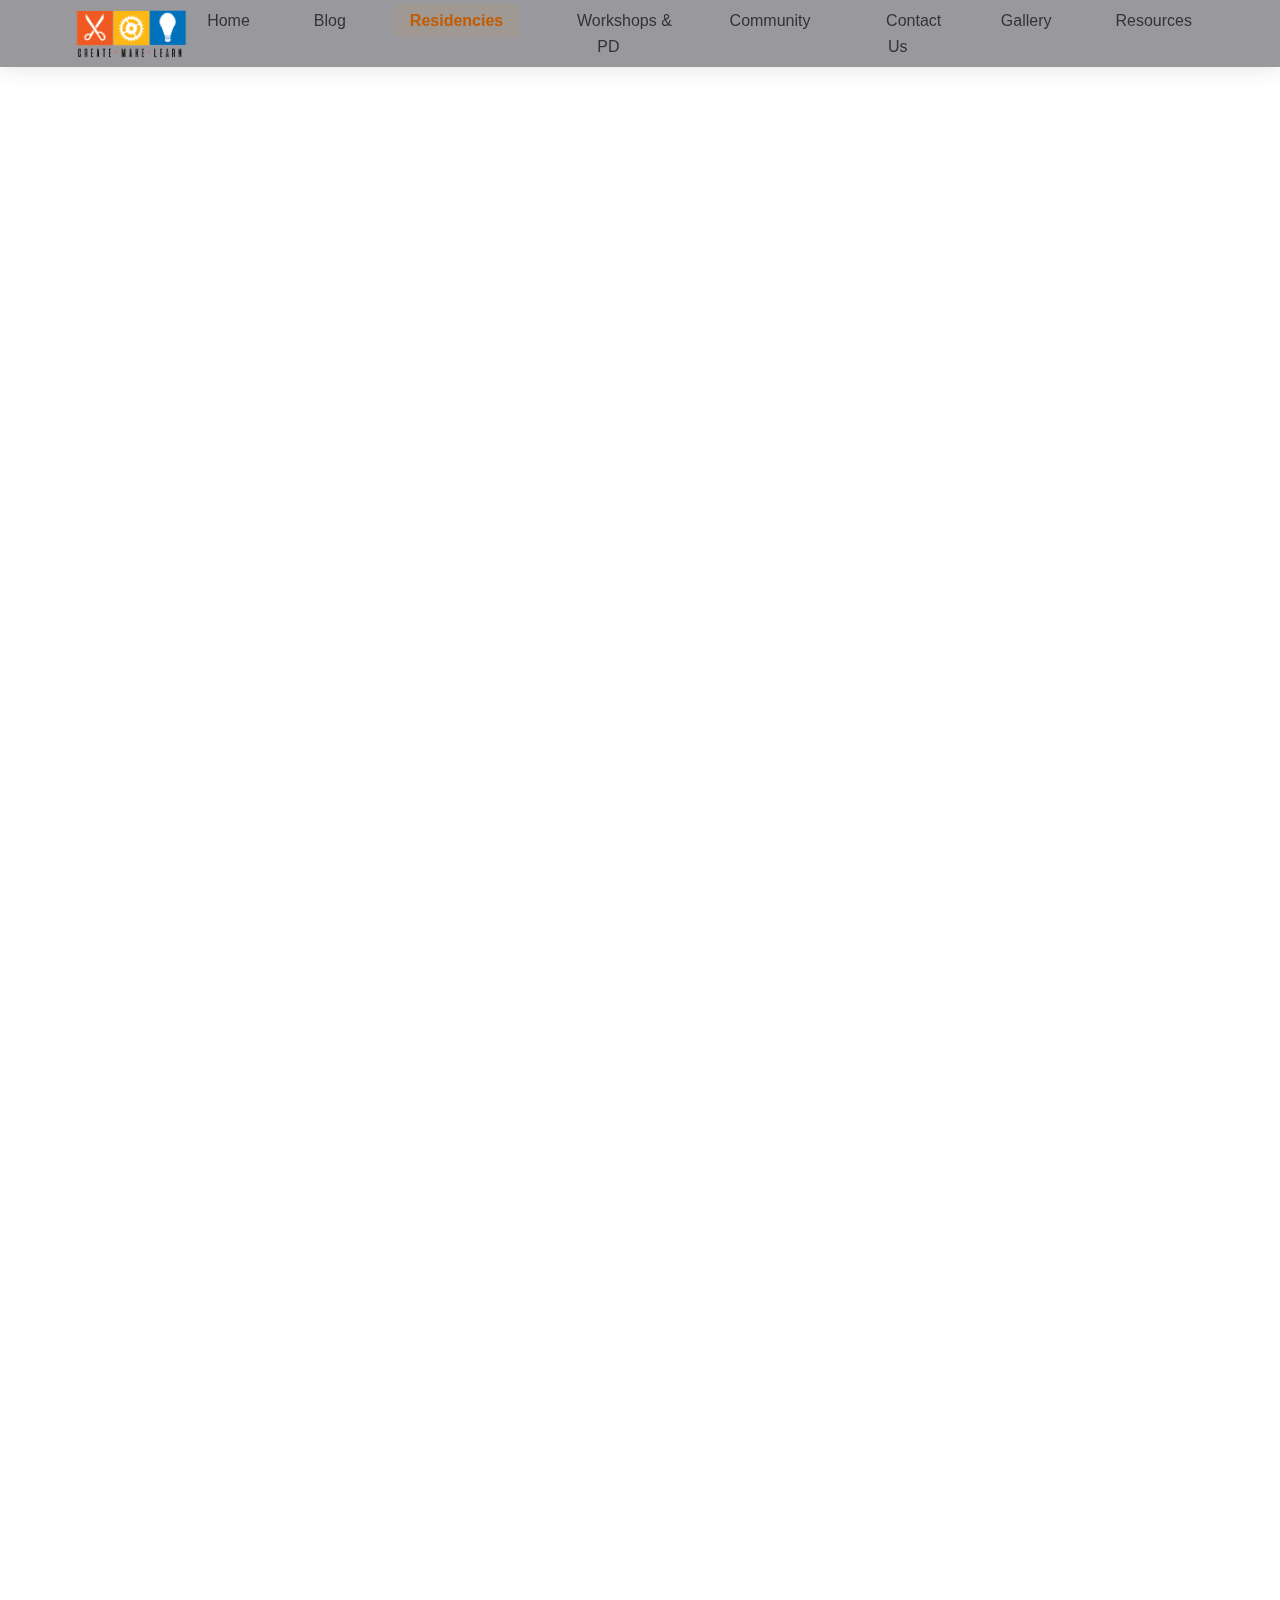
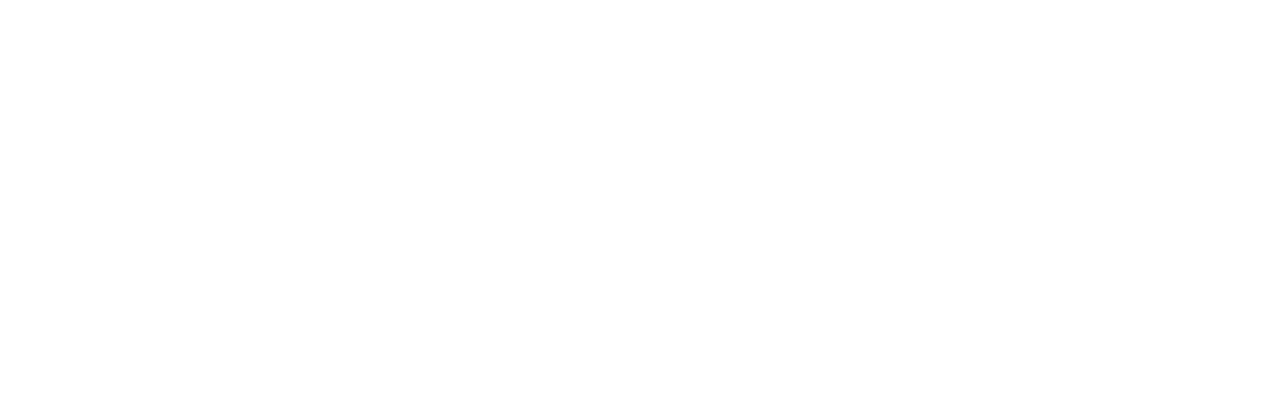
<file: mailing_list.html>
<!DOCTYPE html>


<html lang="en">
<head>
    <meta charset="UTF-8">
    <meta name="viewport" content="width=device-width, initial-scale=1.0">
    <title>Mailing List</title>
    <link rel="stylesheet" href="styles.css">
</head>
<body>
    <!-- This is the code that FETCHES the Navbar from navbar.html -->
    <div id="navbar"></div>
    <script>
      fetch('navbar.html')
        .then(response => response.text())
        .then(data => { document.getElementById('navbar').innerHTML = data; });
    </script>
    
  

<iframe src="https://docs.google.com/forms/d/e/1FAIpQLSejOlj1fTI0-6nAapXlbWaeC3L2OKm0w-yHNy94WIHBPgQlDw/viewform?embedded=true" width="640" height="1926" frameborder="0" marginheight="0" marginwidth="0">Loading…</iframe>



</body>
</html>
</file>
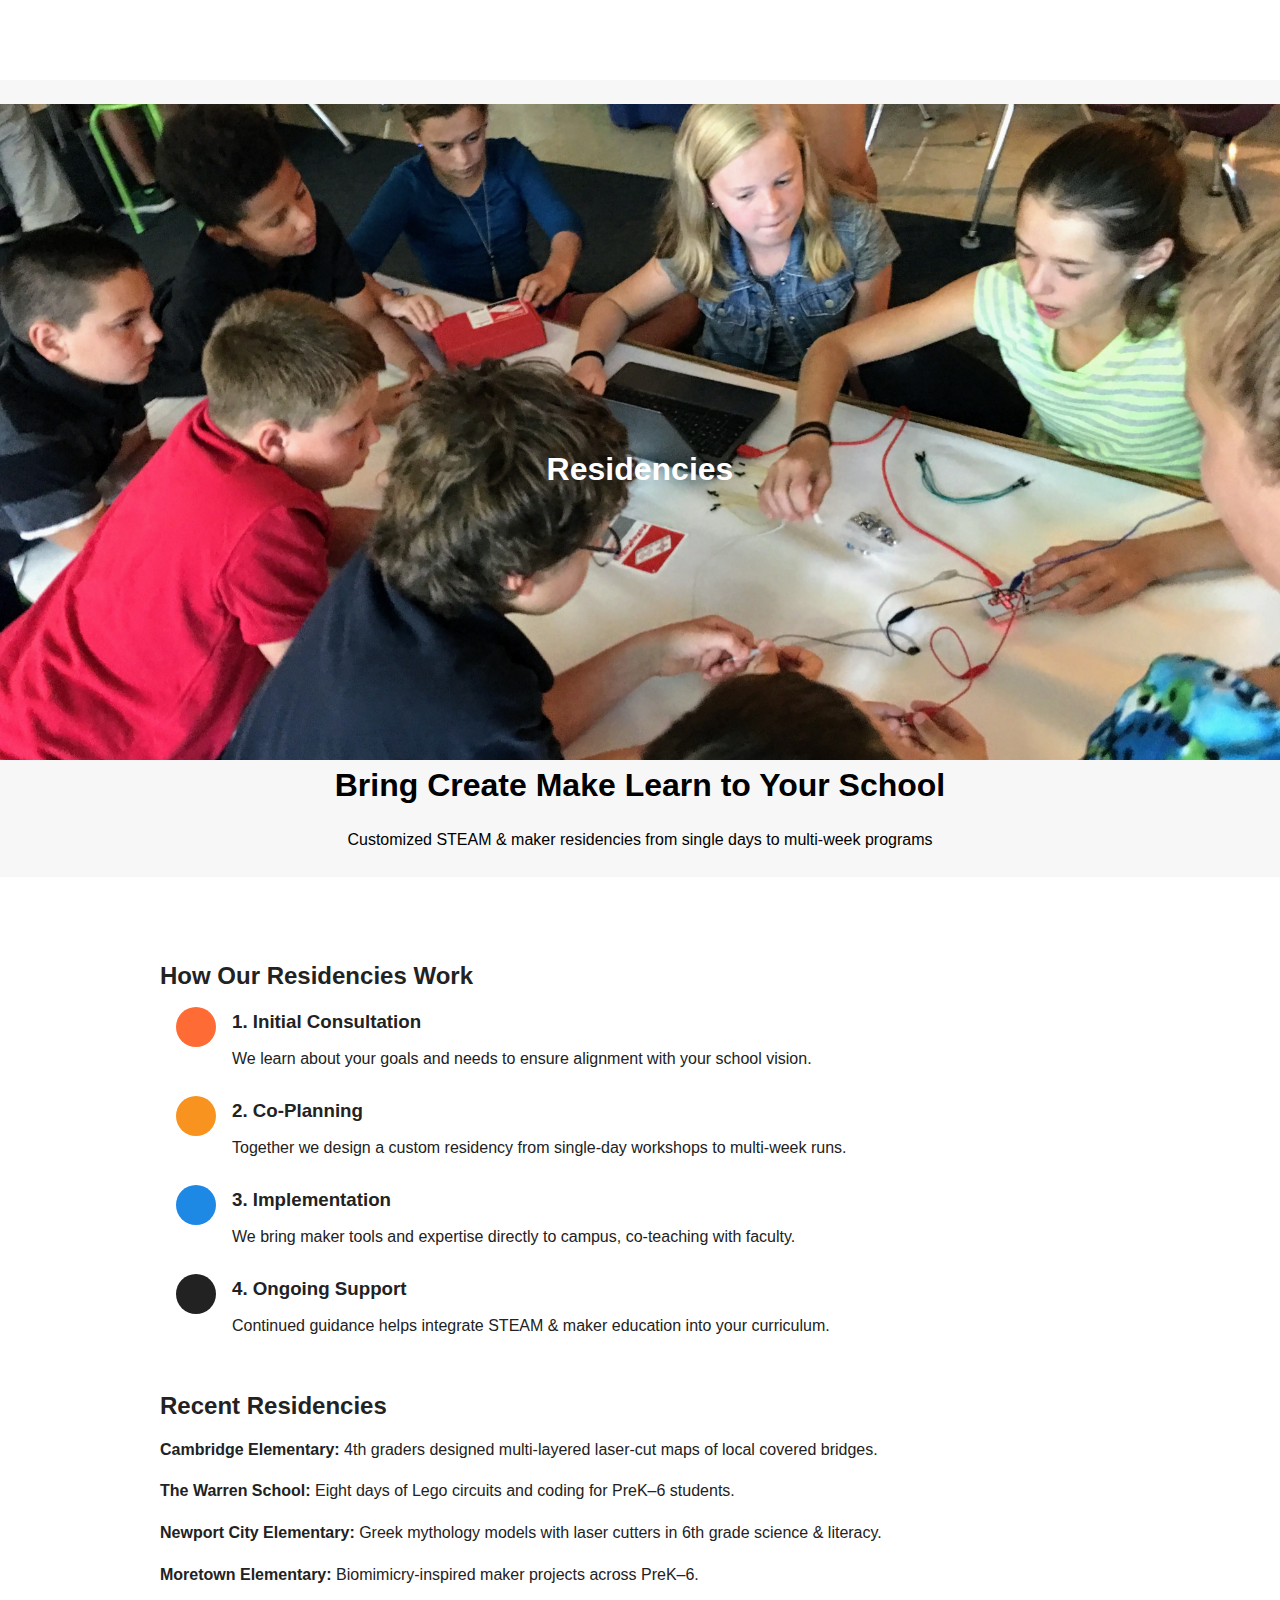
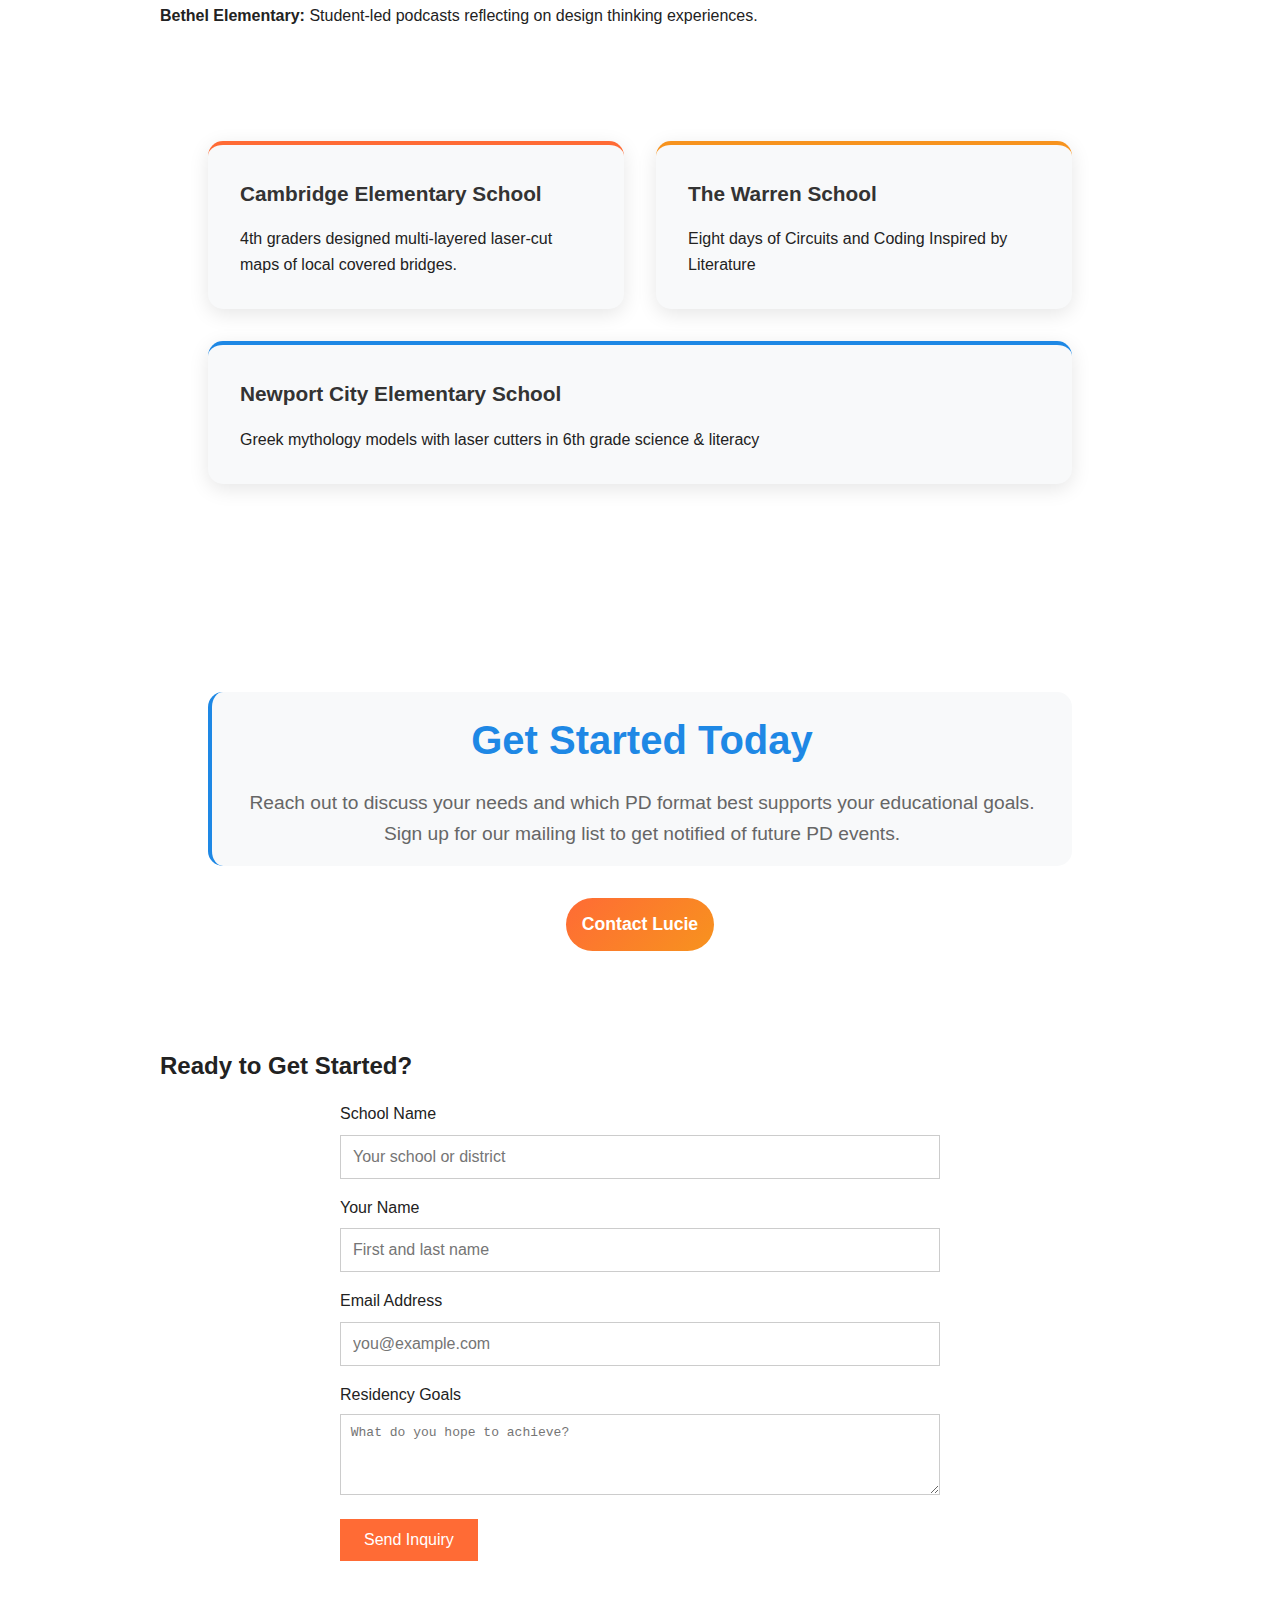
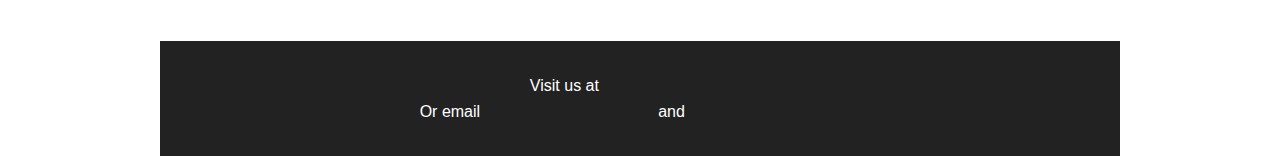
<file: mockup2.html>
<!DOCTYPE html>
<html lang="en">
<head>
  <meta charset="UTF-8" />
  <meta name="viewport" content="width=device-width, initial-scale=1.0"/>
  <title>Create Make Learn Residencies</title>

   <link rel="stylesheet" href="styles.css">
   
  <style>

    /* Brand Color Variables */
    :root {
      --color-create:  #FF6B35;  /* CREATE (scissors) */
      --color-make:    #F7931E;  /* MAKE (gear) */
      --color-learn:   #1E88E5;  /* LEARN (light bulb) */
      --color-support: #222222;  /* Ongoing support */
      --text:          #222222;
      --bg:            #FFFFFF;
      --muted:         #EEEEEE;
      --border:        #CCCCCC;
    }

    /* Reset & Base */
    * {
      box-sizing: border-box;
      margin: 0;
      padding: 0;
    }
    body {
      font-family: "Helvetica Neue", Arial, sans-serif;
      color: var(--text);
      background: var(--bg);
      line-height: 1.6;
    }
    a {
      color: var(--text);
      text-decoration: none;
    }
    img, svg {
      display: block;
      max-width: 100%;
    }
    h1, h2, h3 {
      margin-bottom: 0.5em;
    }




    /* Steps */
    .steps {
      list-style: none;
    }
    .steps li {
      display: flex;
      align-items: flex-start;
      margin-bottom: 1.5em;
    }
    .steps svg {
      width: 40px;
      height: 40px;
      margin-right: 1em;
    }
    .steps li:nth-child(1) circle { fill: var(--color-create); }
    .steps li:nth-child(2) circle { fill: var(--color-make); }
    .steps li:nth-child(3) circle { fill: var(--color-learn); }
    .steps li:nth-child(4) circle { fill: var(--color-support); }

    /* Layout */
    .container {
      width: 90%;
      max-width: 960px;
      margin: 0 auto;
      padding: 2em 0;
    }
    header, section, footer {
      margin-bottom: 3em;
    }
    .grid {
      display: grid;
      gap: 2em;
    }
    .grid-2 {
      grid-template-columns: repeat(auto-fit, minmax(300px, 1fr));
    }

    /* Hero */
    .hero {
      position: relative;
      text-align: center;
      color: var(--bg);
    }
    .hero svg {
      filter: brightness(0.3);
    }
    .hero .overlay {
      position: absolute;
      top: 50%;
      left: 50%;
      transform: translate(-50%, -50%);
      width: 90%;
      max-width: 700px;
    }
    .btn {
      display: inline-block;
      margin-top: 1em;
      padding: 0.75em 1.5em;
      border: 2px solid var(--bg);
      background: var(--color-create);
      color: var(--bg);
      font-weight: bold;
      transition: background 0.3s;
    }
    .btn:hover {
      background: var(--color-make);
    }


    /* Team cards */
    .team-card {
      border: 1px solid var(--muted);
      padding: 1.5em;
      text-align: center;
    }
    .team-card h3 {
      margin-bottom: 0.25em;
    }

    /* Impact Stories */
    .stories {
      list-style: none;
    }
    .stories li {
      margin-bottom: 1em;
    }

    /* Contact Form */
    form {
      max-width: 600px;
      margin: 0 auto;
    }
    form label {
      display: block;
      margin-top: 1em;
    }
    form input, form textarea {
      width: 100%;
      padding: 0.75em;
      border: 1px solid var(--border);
      margin-top: 0.5em;
      font-size: 1em;
    }
    form button {
      margin-top: 1em;
      padding: 0.75em 1.5em;
      border: none;
      background: var(--color-create);
      color: var(--bg);
      font-size: 1em;
      cursor: pointer;
      transition: background 0.3s;
    }
    form button:hover {
      background: var(--color-make);
    }
  </style>


</head>
<body>

  <header class="hero">
    <!-- Hero image placeholder -->
     <img src="MalletsBayResidency.JPG">
    
    <div class="overlay">
      <h1>Residencies </h1>
      
    </div>
<h1 style="color: #000;">Bring Create Make Learn to Your School</h1>
<p style="color: #000;">Customized STEAM & maker residencies from single days to multi-week programs</p>
  </header>

 
 

  <main class="container">
    <section>
      <h2>How Our Residencies Work</h2>
      <ul class="steps">
        <li>
          <svg><circle cx="20" cy="20" r="20"/></svg>
          <div>
            <h3>1. Initial Consultation</h3>
            <p>We learn about your goals and needs to ensure alignment with your school vision.</p>
          </div>
        </li>
        <li>
          <svg><circle cx="20" cy="20" r="20"/></svg>
          <div>
            <h3>2. Co-Planning</h3>
            <p>Together we design a custom residency from single-day workshops to multi-week runs.</p>
          </div>
        </li>
        <li>
          <svg><circle cx="20" cy="20" r="20"/></svg>
          <div>
            <h3>3. Implementation</h3>
            <p>We bring maker tools and expertise directly to campus, co-teaching with faculty.</p>
          </div>
        </li>
        <li>
          <svg><circle cx="20" cy="20" r="20"/></svg>
          <div>
            <h3>4. Ongoing Support</h3>
            <p>Continued guidance helps integrate STEAM & maker education into your curriculum.</p>
          </div>
        </li>
      </ul>
    </section>



    <section>
      <h2>Recent Residencies</h2>
      <ul class="stories">
        <li><strong>Cambridge Elementary:</strong> 4th graders designed multi-layered laser-cut maps of local covered bridges.</li>
        <li><strong>The Warren School:</strong> Eight days of Lego circuits and coding for PreK–6 students.</li>
        <li><strong>Newport City Elementary:</strong> Greek mythology models with laser cutters in 6th grade science & literacy.</li>
        <li><strong>Moretown Elementary:</strong> Biomimicry-inspired maker projects across PreK–6.</li>
        <li><strong>Bethel Elementary:</strong> Student-led podcasts reflecting on design thinking experiences.</li>
      </ul>
    </section>


<!-- Institute Section -->
    <section class="institute-section">
        <div class="container">
        

            <div class="institute-features">
                <div class="feature-card">
                   
                    <h3>Cambridge Elementary School </h3>
                    <p> 4th graders designed multi-layered laser-cut maps of local covered bridges.</p>
                </div>

                <div class="feature-card">
                   
                    
                    <h3>The Warren School</h3>
                    <p>Eight days of Circuits and Coding Inspired by Literature </p>
                </div>

                <div class="feature-card">
                    
                    
                    <h3>Newport City Elementary School</h3>
                    <p>Greek mythology models with laser cutters in 6th grade science & literacy</p>
                </div>
            </div>
        </div>
    </section>



  

     <!-- Contact Section -->
    <section class="contact-section" id="contact">
        <div class="container">
           

                
                <div class="contact-info">
                    <h2 style="color: #1E88E5; margin-bottom: 1rem;">Get Started Today</h2>
                    <p style="margin-bottom: 0;">Reach out to discuss your needs and which PD format best supports your educational goals. Sign up for our mailing list to get notified of future PD events. </p>
                </div>
                
                <button class="contact-btn">Contact Lucie</button>
            </div>
        </div>
    </section>









    <section id="contact">
      <h2>Ready to Get Started?</h2>
      <form id="inquiryForm">
        <label for="school">School Name</label>
        <input type="text" id="school" name="school" placeholder="Your school or district" required />

        <label for="name">Your Name</label>
        <input type="text" id="name" name="name" placeholder="First and last name" required />

        <label for="email">Email Address</label>
        <input type="email" id="email" name="email" placeholder="you@example.com" required />

        <label for="goals">Residency Goals</label>
        <textarea id="goals" name="goals" rows="4" placeholder="What do you hope to achieve?" required></textarea>

        <button type="submit">Send Inquiry</button>
      </form>
    </section>
  </main>

  <footer class="container">
    <p>Visit us at <a href="https://www.createmakelearn.org">createmakelearn.org</a></p>
    <p>Or email <a href="mailto:idelabruere@gmail.com">idelabruere@gmail.com</a> and <a href="mailto:techguidevt@gmail.com">techguidevt@gmail.com</a></p>
  </footer>

  <script>
    // Simple form handling
    document.getElementById("inquiryForm").addEventListener("submit", function(e) {
      e.preventDefault();
      alert("Thanks! We’ll be in touch within two business days.");
      this.reset();
    });
  </script>
</body>
</html>
</file>
<file: styles.css>
/* universal selector will do this for all the elements on the page  includign remove defaults that browsers add */
* {
    margin: 0;
    padding: 0;
    box-sizing: border-box; /*make width and height calculations include padding and borders */
}

  /* :root selector is CSS pseudo-class selector for my global CSS variables
  
  Brand Color Variables all css variables must start with -- and then I can use a var( ) function when I need that color */
    :root {
      --color-create:  #FF6B35;  /* CREATE (orange) */
      --color-make:    #F7931E;  /* MAKE (gold) */
      --color-learn:   #1E88E5;  /* LEARN (blue */
      --color-support: #222222;  /* dark grey */
      --text:          #222222;
      --bg:            #FFFFFF;
      --muted:         #EEEEEE;
      --border:        #CCCCCC;
    }



 body {
      font-family: "Helvetica Neue", Arial, sans-serif;
      color: var(--text);
      background: var(--bg);
      line-height: 1.6;
      padding-top: 80px; /* Make room for  navbar */
      overflow-x: hidden; /* Prevent horizontal scroll */


    }
    a {
      color: var(--text);
      text-decoration: none;
    }
    img, svg {
      display: block;
      max-width: 100%;
   /* makes img and svg start on a new line and stretch the width of the parent element. I may not want this always */ }
   
    h1, h2, h3 {
      margin-bottom: 0.5em;
    }

    section {
  margin-top: 0;
  margin-bottom: 0;
  padding-top: 0;
  padding-bottom: 0;
}















 /* Steps 
 This will create a fun colored  bullet list with colorful circles in front that alternate colors between the brand colors*/
    .steps {
      list-style: none;
    }
    .steps li {
      display: flex;
      align-items: flex-start;
      margin-bottom: 1.5em;
    }
    .steps svg {
      width: 40px;
      height: 40px;
      margin-right: 1em;
      margin-left: 1em;
    }
    .steps li:nth-child(1) circle { fill: var(--color-create); }
    .steps li:nth-child(2) circle { fill: var(--color-make); }
    .steps li:nth-child(3) circle { fill: var(--color-learn); }
    .steps li:nth-child(4) circle { fill: var(--color-support); }

    /* Layout */
    .container {
      width: 90%;
      max-width: 960px;
      margin: 0 auto;
      padding: 2em 0;
    }
    header, section, footer {
      margin-bottom: 3em;
    }
    .grid { /* This will create a grid layout for sections with gap of _em */
      display: grid;
      gap: 2em;
    }
    .grid-2 { /* This  will fit as many columns as possible with  at least __px wide and fill available space*/
      grid-template-columns: repeat(auto-fit, minmax(300px, 1fr));
    }

    /* Hero  will be used to identify the top section of the page*/
    .hero {
      position: relative;
      text-align: center;
      color: var(--bg);
    }
    .hero svg {
      filter: brightness(0.3);
    }
    .hero .overlay {
      position: absolute;
      top: 50%;
      left: 50%;
      transform: translate(-50%, -50%);
      width: 90%;
      max-width: 700px;
    }
.hero img {
    display: block;
    margin: 0 auto;
    width: 100%;
    max-width: 100vw;
    height: auto;
    object-fit: cover;
}

/* properties for the button used on the page */
    .btn {
      display: inline-block;
      margin-top: 1em;
      padding: 0.75em 1.5em;
      border: 2px solid var(--bg);
      background: var(--color-create);
      color: var(--bg);
      font-weight: bold;
      transition: background 0.3s;
    }
    .btn:hover {
      background: var(--color-make);
    }


/* Navigation bar properties */
.navbar {
    position: fixed;
    top: 0;
    left: 0;
    right: 0;
    background: rgba(134, 132, 138, 0.839);
    box-shadow: 0 2px 20px rgba(0,0,0,0.1);
    z-index: 1000; /* Ensure navbar is above other content */
    padding: 0.5rem 0;
}

.nav-container {
    max-width: 1200px;
    margin: 0 auto;
    padding: 0 2rem;
    display: flex;
    justify-content: space-between;
    align-items: center;
}

.nav-logo {
    display: flex;
    align-items: center;
    gap: 0.5rem;
}

.nav-logo-img {
    height: 50px;
    width: auto;
}

.nav-menu {
    display: flex;
    list-style: none;
    gap: 2rem;
    margin: 0;
    padding: 0;
    justify-content: center;
    text-align: center;
}

.nav-link {
    color: #333;
    text-decoration: none;
    font-weight: 500;
    padding: 0.5rem 1rem;
    border-radius: 5px;
    transition: all 0.3s ease;
    position: relative;
}

.nav-link:hover {
    color: #c25b00; /* Darker orange */
    background: rgba(247, 147, 30, 0.08); /* Subtle background */
    text-shadow: none; /* Remove any glow effect */
}

.nav-link.active {
    color: #c25b00; /* Darker orange */
    font-weight: bold;
    background: rgba(247, 147, 30, 0.08); /* Optional: subtle background for active */
    text-shadow: none; /* Remove any glow effect */
}

.nav-toggle {
    display: none;
    background: none;
    border: none;
    font-size: 1.5rem;
    cursor: pointer;
    color: #333;
}

/* Mobile Navigation */
@media (max-width: 768px) {
    .nav-toggle {
        display: block;
    }

    .nav-menu {
        position: absolute;
        top: 100%;
        left: 0;
        right: 0;
        background: white;
        flex-direction: column;
        gap: 0;
        box-shadow: 0 2px 10px rgba(0,0,0,0.1);
        transform: translateY(-100%);
        opacity: 0;
        visibility: hidden;
        transition: all 0.3s ease;
        padding: 1rem 0;
        justify-content: center;
        text-align: center;
    }

    .nav-menu.active {
        transform: translateY(0);
        opacity: 1;
        visibility: visible;
    }

    .nav-link {
        padding: 1rem 2rem;
        border-radius: 0;
        width: 100%;
        display: block;
        text-align: center;
    }
}

/* Header */
header {
    background: #f7f7f7;
    color: white;
    padding: 1.5rem 0; /* Reduced from 2rem */
    position: relative;
    overflow: hidden;
}

.header-bg {
    position: absolute;
    top: 0;
    left: 0;
    right: 0;
    bottom: 0;
    /* background: url('data:image/svg+xml;utf8,<svg xmlns="http://www.w3.org/2000/svg" viewBox="0 0 100 100"><circle cx="20" cy="20" r="2" fill="rgba(255,255,255,0.1)"/><rect x="60" y="10" width="3" height="3" fill="rgba(255,255,255,0.1)"/><polygon points="80,30 85,35 80,40 75,35" fill="rgba(255,255,255,0.1)"/></svg>') repeat;  */
    /* animation: float 20s infinite linear; /* Floating background animation */
}

/*
@keyframes float {
    0% { transform: translateX(0) translateY(0); }
    100% { transform: translateX(-100px) translateY(-100px); }
}
*/

.container {
    max-width: 1200px;
    margin: 0 auto;
    padding: 0 2rem;
    position: relative;
    z-index: 2;
}

.logo-section {
    text-align: center;
    margin-bottom: 1.5rem; /* Reduced from 3rem */
}

.logo {
    display: flex;
    justify-content: center;
    align-items: center;
    gap: 1rem;
    margin-bottom: 1rem;
}

.logo-icon {
    width: 60px;
    height: 60px;
    background: white;
    border-radius: 8px;
    display: flex;
    align-items: center;
    justify-content: center;
    box-shadow: 0 4px 20px rgba(0,0,0,0.1);
   /* transition: transform 0.3s ease; */
}

.logo-icon:hover {
    transform: translateY(-5px);
}

.logo-icon.scissors {
    background: #ff6b35;
}

.logo-icon.gear {
    background: #f7931e;
}

.logo-icon.bulb {
    background: #1e88e5;
}

.logo-icon svg {
    width: 30px;
    height: 30px;
    fill: white;
}

.logo-text {
    font-size: 3rem;
    font-weight: bold;
    letter-spacing: 3px;
    text-shadow: 2px 2px 4px rgba(0,0,0,0.3);
}

.tagline {
    font-size: 1.2rem;
    opacity: 0.9;
    max-width: 600px;
    margin: 0 auto;
    color: #000;
}


/* Hero Section */
.hero-section {
    background: linear-gradient(135deg, #f7f7f7, #e0e0e0);
    color: white;
    text-align: center;
    padding: 2rem 0; /* Reduced from 5rem */
}
.hero-section .container {
    position: relative;
}

.logo-flex {
    display: flex;
    align-items: center;
    justify-content: center;
    gap: 2rem;
}

.main-logo-img {
    flex: 1 1 50%;
    max-width: 50vw;
    height: auto;
    border-radius: 12px;
    box-shadow: 0 4px 20px rgba(0,0,0,0.08);
    object-fit: cover;
}

.logo-content {
    flex: 1 1 50%;
    text-align: left;
}

@media (max-width: 900px) {
    .logo-flex {
        flex-direction: column;
        text-align: center;
    }
    .main-logo-img, .logo-content {
        max-width: 100%;
    }
}

.hero-title {
    font-size: 2rem;
    font-weight: bold;
    letter-spacing: 3px;
    color: #000;
text-align: center;
    
}

.hero-text {
    font-size: 1.2rem;
    opacity: 0.9;
    max-width: 600px;
    margin: 0 auto;
    color: #000;
    text-align: center;
}


    /* Institute Section */
        .institute-section {
            background: #FFFFFF;
            padding: 1rem 0;
        }

        .institute-header {
            text-align: center;
            margin-bottom: 2rem;
        }

        .institute-header h2 {
            font-size: 2.5rem;
            color: #333333;
            margin-bottom: 1rem;
        }

        .institute-header .subtitle {
            font-size: 1.2rem;
            color: #666;
            max-width: 600px;
            margin: 0 auto;
        }

        .institute-features {
            display: flex;
            flex-wrap: wrap;
            gap: 2rem;
            margin-bottom: 3rem;
        }

        .feature-card {
            flex: 1;
            min-width: 280px;
            background: #f8f9fa;
            padding: 2rem;
            border-radius: 15px;
            box-shadow: 0 5px 20px rgba(0, 0, 0, 0.1);
            transition: transform 0.3s ease, box-shadow 0.3s ease;
            border-top: 4px solid;
        }

        .feature-card:nth-child(1) {
            border-top-color: #FF6B35;
        }

        .feature-card:nth-child(2) {
            border-top-color: #F7931E;
        }

        .feature-card:nth-child(3) {
            border-top-color: #1E88E5;
        }

        .feature-card:nth-child(4) {
            border-top-color: #FF6B35;
        }

        .feature-card:hover {
            transform: translateY(-5px);
            box-shadow: 0 15px 40px rgba(0, 0, 0, 0.15);
        }

        .feature-icon {
            margin-bottom: 1rem;
        }

        .feature-card h3 {
            color: #333333;
            margin-bottom: 1rem;
            font-size: 1.3rem;
        }


/* Services Section */
.services {
    padding: rem 0; /* Reduced from 5rem */
    background: white;
}

.services-container {
    display: flex;
    gap: 2rem;
    max-width: 1200px;
    margin: 0 auto;
    padding: 0 2rem;
}

.service-column {
    flex: 1;
    display: flex;
    flex-direction: column;
}

.service-image {
    width: 100%;
    height: 250px;
    object-fit: cover; /* Ensure images cover the container area */
    border-radius: 8px;
    margin-bottom: 1.5rem;
}

.service-title {
    font-size: 1.5rem;
    font-weight: bold;
    margin-bottom: 1rem;
    text-transform: uppercase;
    letter-spacing: 1px;
}

/* set the formatting for each service columns */
/* Set the  color for each service title */

.service-column:nth-child(1) .service-title {
    color: #f7931e; 
}

.service-column:nth-child(2) .service-title {
    color: #f7931e;
}

.service-column:nth-child(3) .service-title {
    color: #f7931e;
}

.service-description {
    color: #333;
    line-height: 1.6;
    margin-bottom: 1.5rem;
    font-size: 0.95rem;
}

.service-link {
    color: #f7931e;
    text-decoration: none;
    font-weight: bold;
    transition: color 0.3s ease;
}

.service-link:hover {
    color: #ff6b35;
}

/* CTA Section */
.cta {
    background: linear-gradient(135deg, #333, #555);
    color: white;
    text-align: center;
    padding: 4rem 0;
}

.cta h2 {
    font-size: 2.2rem;
    margin-bottom: 1rem;
}

.cta p {
    font-size: 1.1rem;
    margin-bottom: 2rem;
    opacity: 0.9;
}

.cta-btn {
    background: linear-gradient(135deg, #ff6b35, #f7931e);
    color: white;
    padding: 1rem 3rem;
    border: none;
    border-radius: 30px;
    font-size: 1.1rem;
    font-weight: bold;
    cursor: pointer;
    transition: all 0.3s ease;
    text-transform: uppercase;
    letter-spacing: 1px;
}

.cta-btn:hover {
    transform: translateY(-3px);
    box-shadow: 0 15px 35px rgba(255,107,53,0.4);
}
.institute-section,
.contact-section {
    padding-top: 2rem;
    padding-bottom: 2rem;
}


 /* Contact Section */
        .contact-section {
            background: #FFFFFF;
            padding: 1rem 0;
            text-align: center;
        }

        .contact-content {
            max-width: 600px;
            margin: 0 auto;
        }

        .contact-section h2 {
            font-size: 2.5rem;
            color: #333333;
            margin-bottom: 1rem;
        }

        .contact-section p {
            font-size: 1.2rem;
            color: #666;
            margin-bottom: 2rem;
        }

        .contact-info {
            background: #f8f9fa;
            padding: 1rem;
            border-radius: 15px;
            margin-bottom: 2rem;
            border-left: 4px solid #1E88E5;
        }

        .contact-btn {
            background: linear-gradient(135deg, #FF6B35 0%, #F7931E 100%);
            color: #FFFFFF;
            padding: 1rem 1rem;
            border: none;
            border-radius: 50px;
            font-size: 1.1rem;
            font-weight: bold;
            cursor: pointer;
            transition: transform 0.3s ease, box-shadow 0.3s ease;
        }

        .contact-btn:hover {
            transform: translateY(-3px);
            box-shadow: 0 10px 30px rgba(255, 107, 53, 0.3);
        }

/* Footer */
footer {
    background: #222;
    color: white;
    text-align: center;
    padding: 2rem 0;
}

/* Responsive */
@media (max-width: 768px) {
    .logo-text {
        font-size: 2rem;
    }

    .services-container {
        flex-direction: column;
        gap: 3rem;
    }

    .container {
        padding: 0 1rem;
    }
}

/* Animations 
@keyframes fadeInUp {
    from {
        opacity: 0;
        transform: translateY(30px);
    }
    to {
        opacity: 1;
        transform: translateY(0);
    }
}

.service-card {
    animation: fadeInUp 0.6s ease forwards;
}

.service-card:nth-child(2) {
    animation-delay: 0.2s;
}

.service-card:nth-child(3) {
    animation-delay: 0.4s;
}
*/
</file>
